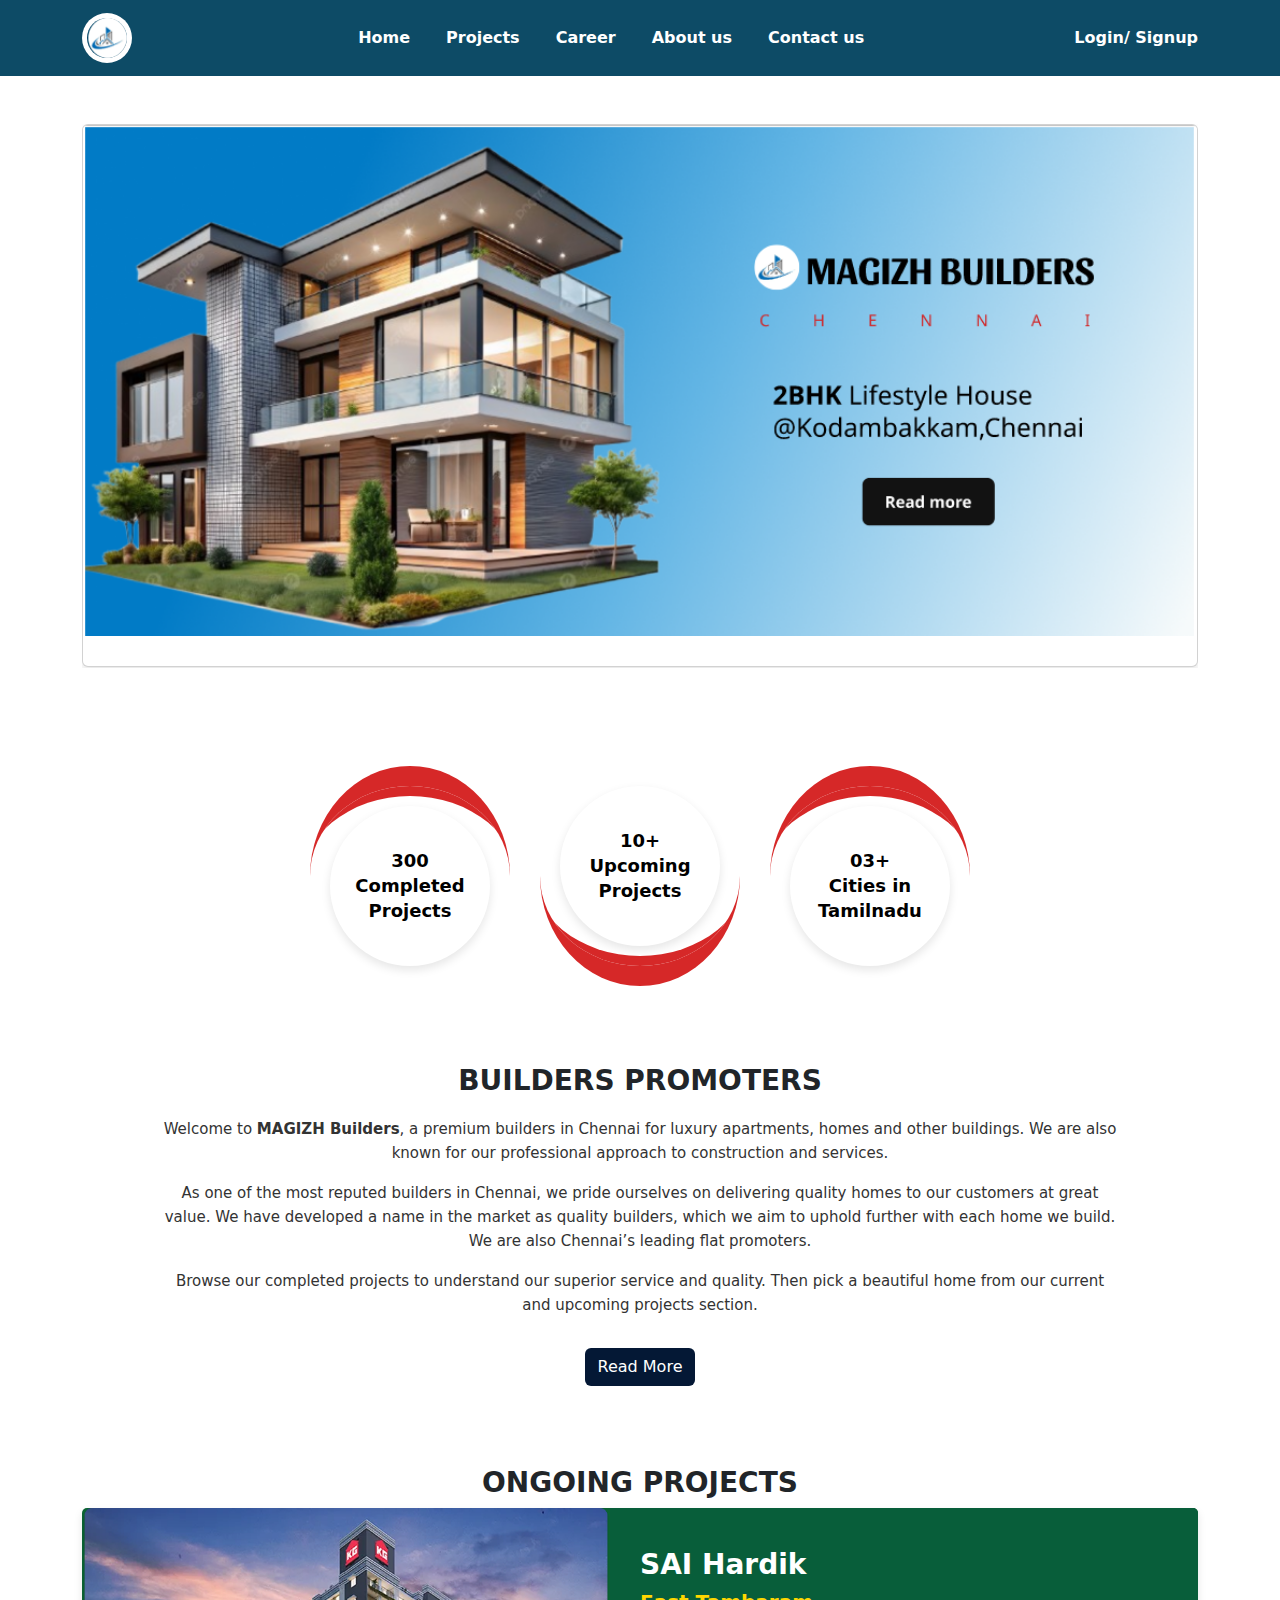
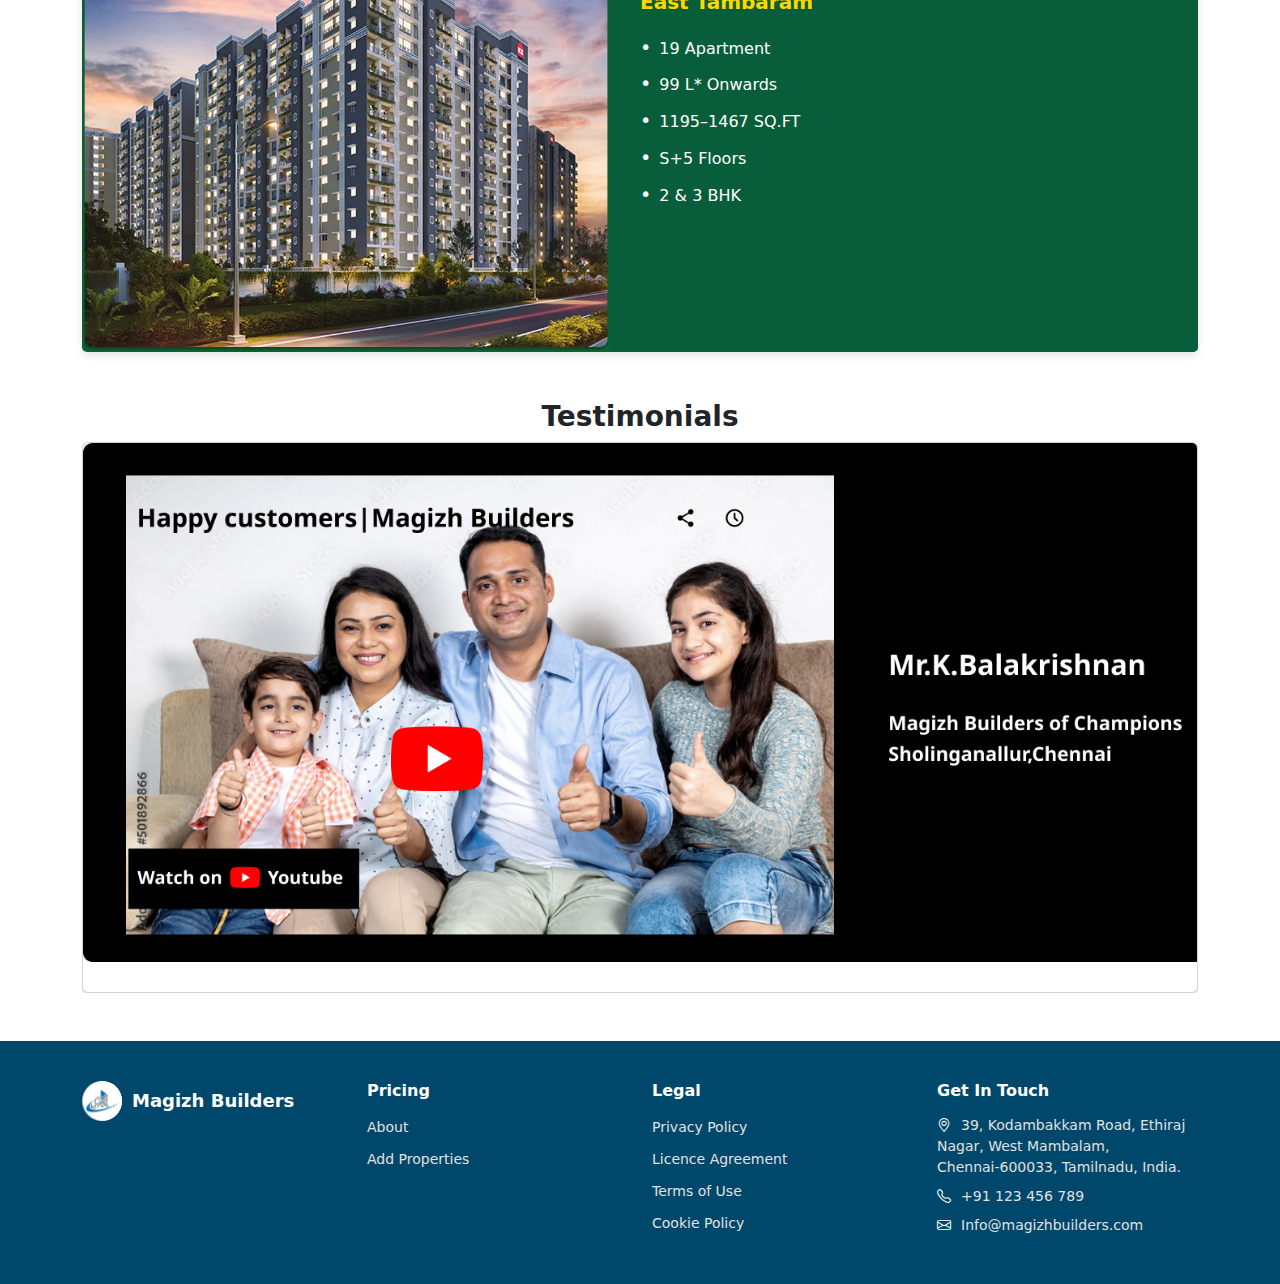
<file: index.html>
<!DOCTYPE html>
<html lang="en">
  <head>
    <meta charset="UTF-8">
    <meta name="viewport" content="width=device-width, initial-scale=1.0">
    <title>About Us - Construction Company</title>
    <link rel="stylesheet" href="index.css">
    <link href="https://cdn.jsdelivr.net/npm/bootstrap@5.3.2/dist/css/bootstrap.min.css" rel="stylesheet">
    <link rel="preconnect" href="https://fonts.googleapis.com">
    <link rel="preconnect" href="https://fonts.gstatic.com" crossorigin>
    <link href="https://fonts.googleapis.com/css2?family=Inter:ital,opsz,wght@0,14..32,100..900;1,14..32,100..900&display=swap"
        rel="stylesheet">
    <!-- Bootstrap CSS -->
    <link href="https://cdn.jsdelivr.net/npm/bootstrap@5.3.0/dist/css/bootstrap.min.css" rel="stylesheet">
    <link href="https://cdn.jsdelivr.net/npm/bootstrap-icons@1.11.3/font/bootstrap-icons.css" rel="stylesheet">
    
   <!-- Bootstrap CSS -->
  <link href="https://cdn.jsdelivr.net/npm/bootstrap@5.3.3/dist/css/bootstrap.min.css" rel="stylesheet">

  <!-- Swiper CSS -->
  <link rel="stylesheet" href="https://cdn.jsdelivr.net/npm/swiper@11/swiper-bundle.min.css" />

</head>

<body>
    <!-- Navbar -->
    <nav class="navbar navbar-expand-lg">
        <div class="container">
            <a class="navbar-brand" href="#">
                <img src="Buildingimages/homeimages/home1.jpg" alt="Logo">
            </a>
            <button class="navbar-toggler bg-light" type="button" data-bs-toggle="collapse" data-bs-target="#navbarNav">
                <span class="navbar-toggler-icon"></span>
            </button>

            <div class="collapse navbar-collapse justify-content-center" id="navbarNav">
                <ul class="navbar-nav">
                    <li class="nav-item"><a class="nav-link active" href="index.html">Home</a></li>
                    <li class="nav-item"><a class="nav-link" href="project.html">Projects</a></li>
                    <li class="nav-item"><a class="nav-link" href="career.html">Career</a></li>
                    <li class="nav-item"><a class="nav-link" href="about.html">About us</a></li>
                    <li class="nav-item"><a class="nav-link" href="contact.html">Contact us</a></li>
                </ul>
            </div>

            <div class=" d-lg-block">
                <a href="login.html" class="login-signup">Login/ </a> <a href="signup.html"class="login-signup">Signup</a>
            </div>
        </div>
    </nav>
 <!-- Project Slider -->
  <section class="container my-5">
    <div class="swiper mySwiper">
      <div class="swiper-wrapper">

        <!-- Slide 1 -->
        <div class="swiper-slide">
          <div class="card project-card">
            <img src="Buildingimages\homeimages\home2.jpg" 
                 class="project-img" alt="Muttukadu ECR">
            <div class="project-info d-flex justify-content-between align-items-center">
            </div>
          </div>
        </div>

        <!-- Slide 2 -->
        <div class="swiper-slide">
          <div class="card project-card">
            <img src="Buildingimages\homeimages\home3.jpg" 
                 class="project-img" alt="ECR Villas">
            <div class="project-info d-flex justify-content-between align-items-center">
            </div>
          </div>
        </div>

      </div>
    </div>
  </section>
  <section class="stats-section">
    <div class="container">
      <div class="circle-wrapper">
        <div class="circle-border">
          <div class="circle">
            <div>300<br>Completed<br>Projects</div>
          </div>
        </div>

        <div class="circle-border middle">
          <div class="circle">
            <div>10+<br>Upcoming<br>Projects</div>
          </div>
        </div>

        <div class="circle-border">
          <div class="circle">
            <div>03+<br>Cities in<br>Tamilnadu</div>
          </div>
        </div>
      </div>

      <div class="builders-section mt-5">
        <h3>BUILDERS PROMOTERS</h3>
        <p>
          Welcome to <strong>MAGIZH Builders</strong>, a premium builders in Chennai for luxury apartments,
          homes and other buildings. We are also known for our professional approach to construction and services.
        </p>
        <p>
          As one of the most reputed builders in Chennai, we pride ourselves on delivering quality homes to our customers at great value.
          We have developed a name in the market as quality builders, which we aim to uphold further with each home we build.
          We are also Chennai’s leading flat promoters.
        </p>
        <p>
          Browse our completed projects to understand our superior service and quality.
          Then pick a beautiful home from our current and upcoming projects section.
        </p>
        <button class="btn btn-read">Read More</button>
      </div>
    </div>
  </section>
  <!-- Ongoing Projects Section -->
  <section id="projects" class="container">
    <h3 class="text-center fw-bold">ONGOING PROJECTS</h3>
    <div class="project-card">
      <div class="project-image">
        <img src="Buildingimages/homeimages/home4.jpg" alt="Project Image">
      </div>
      <div class="project-details">
        <h3>SAI Hardik</h3>
        <h5>East Tambaram</h5>
        <ul>
          <li>19 Apartment</li>
          <li>99 L* Onwards</li>
          <li>1195–1467 SQ.FT</li>
          <li>S+5 Floors</li>
          <li>2 & 3 BHK</li>
        </ul>
      </div>
    </div>
    </section>

    <!-- Project Slider -->
  <section class="container my-5">
    <h3 class="text-center fw-bold">Testimonials</h3>
    <div class="swiper mySwiper">
      <div class="swiper-wrapper">

        <!-- Slide 1 -->
        <div class="swiper-slide">
          <div class="card project-card">
            <img src="Buildingimages\homeimages\home5.jpg" 
                 class="project-img" alt="Muttukadu ECR">
            <div class="project-info d-flex justify-content-between align-items-center">
            </div>
          </div>
        </div>

        <!-- Slide 2 -->
        <div class="swiper-slide">
          <div class="card project-card">
            <img src="Buildingimages\homeimages\home6.jpg" 
                 class="project-img" alt="ECR Villas">
            <div class="project-info d-flex justify-content-between align-items-center">
            </div>
          </div>
        </div>

      </div>
    </div>
  </section>
    
 <!-- Footer -->
  <footer>
    <div class="container">
      <div class="row">
        <!-- Logo and Name -->
        <div class="col-md-3">
          <div class="footer-logo">
            <img src="Buildingimages/homeimages/home1.jpg" alt="Logo">
            <h4>Magizh Builders</h4>
          </div>
        </div>

        <!-- Pricing -->
        <div class="col-md-3">
          <h5>Pricing</h5>
          <ul>
            <li><a href="#">About</a></li>
            <li><a href="#">Add Properties</a></li>
          </ul>
        </div>

        <!-- Legal -->
        <div class="col-md-3">
          <h5>Legal</h5>
          <ul>
            <li><a href="#">Privacy Policy</a></li>
            <li><a href="#">Licence Agreement</a></li>
            <li><a href="#">Terms of Use</a></li>
            <li><a href="#">Cookie Policy</a></li>
          </ul>
        </div>

        <!-- Contact Info -->
        <div class="col-md-3">
          <h5>Get In Touch</h5>
          <div class="contact-logo">
            <p><i class="bi bi-geo-alt"></i>39, Kodambakkam Road, Ethiraj Nagar, West Mambalam,<br>Chennai-600033, Tamilnadu, India.</p>
            <p><i class="bi bi-telephone"></i>+91 123 456 789</p>
            <p><i class="bi bi-envelope"></i>Info@magizhbuilders.com</p>
          </div>
        </div>
      </div>
    </div>
  </footer>
  <!-- Bootstrap JS -->
  <script src="https://cdn.jsdelivr.net/npm/bootstrap@5.3.3/dist/js/bootstrap.bundle.min.js"></script>

  <!-- Swiper JS -->
  <script src="https://cdn.jsdelivr.net/npm/swiper@11/swiper-bundle.min.js"></script>

  <script>
    // Initialize Swiper
    var swiper = new Swiper(".mySwiper", {
      slidesPerView: 1,
      spaceBetween: 30,
      loop: true,
      pagination: {
        el: ".swiper-pagination",
        clickable: true,
      },
      grabCursor: true,  // Enables click & drag on desktop
      autoplay: {
        delay: 4000,
        disableOnInteraction: false,
      },
    });
  </script>
</body>
</html>
</file>
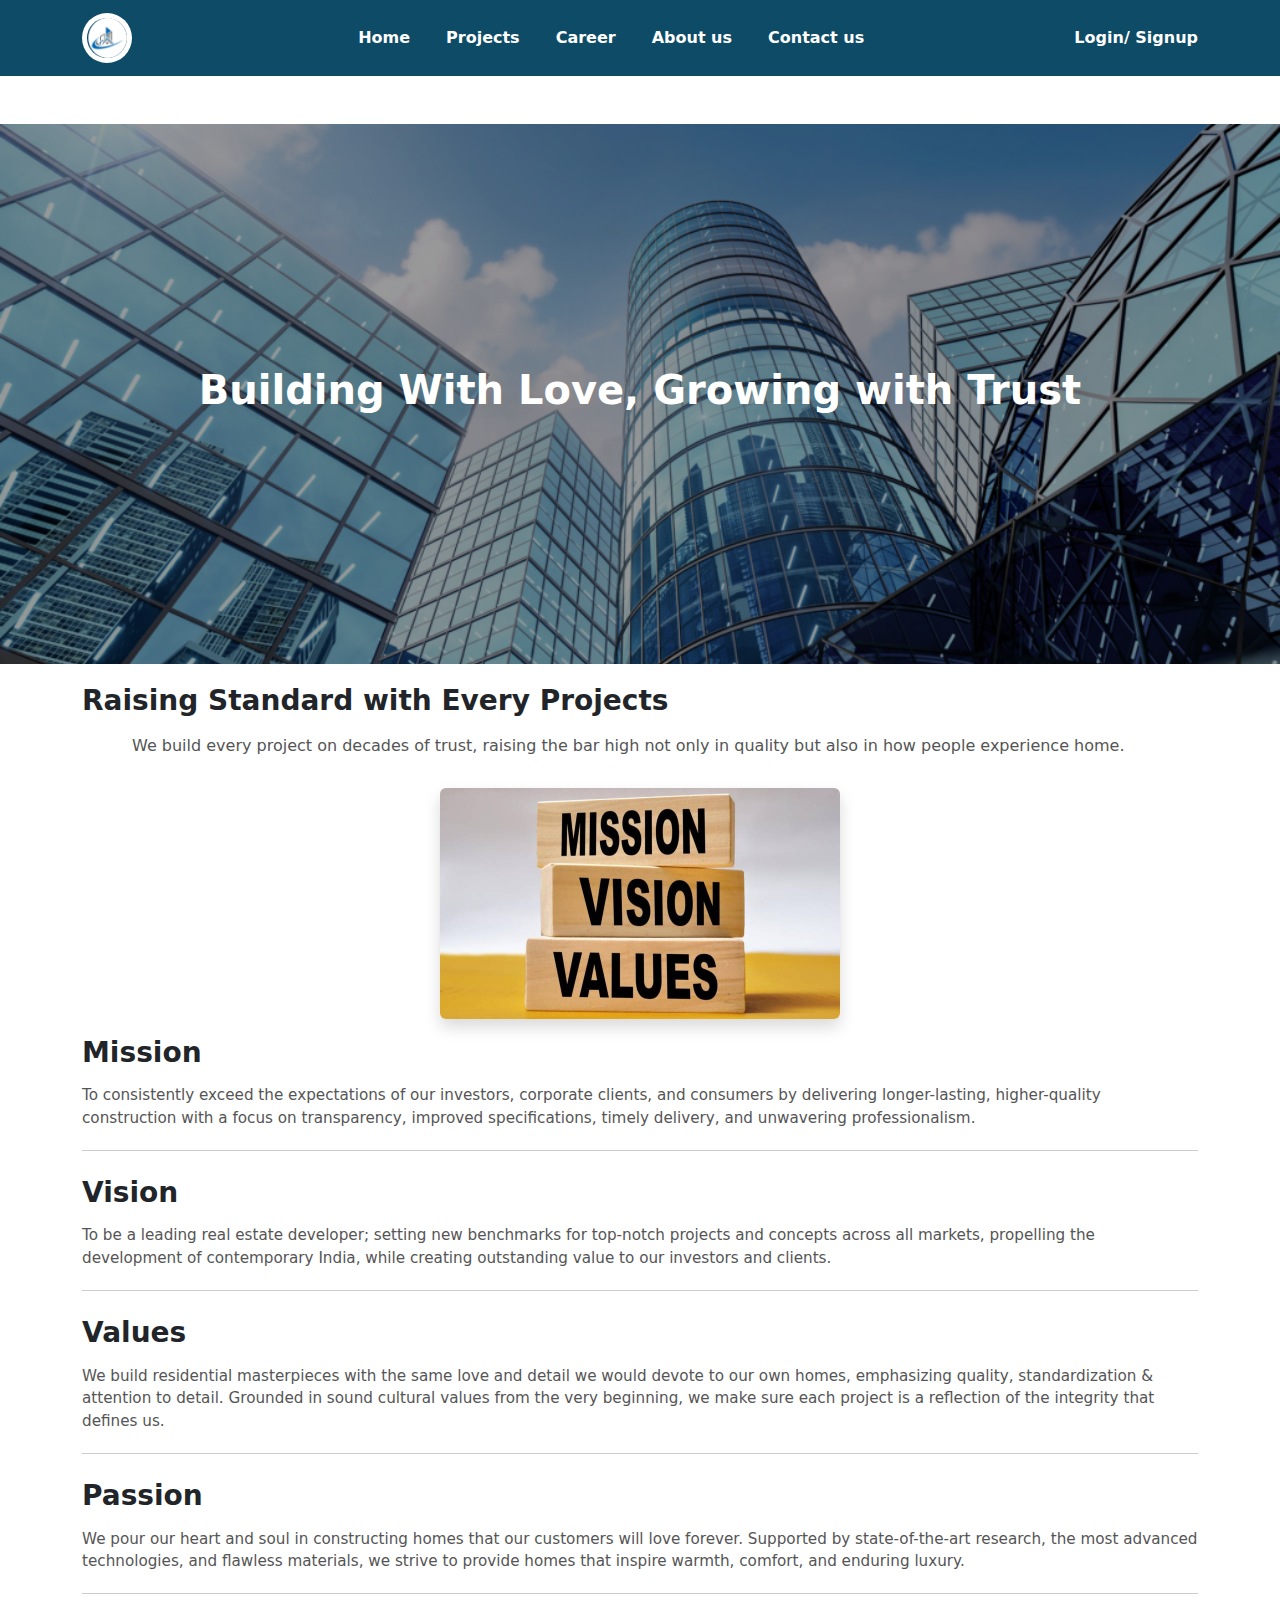
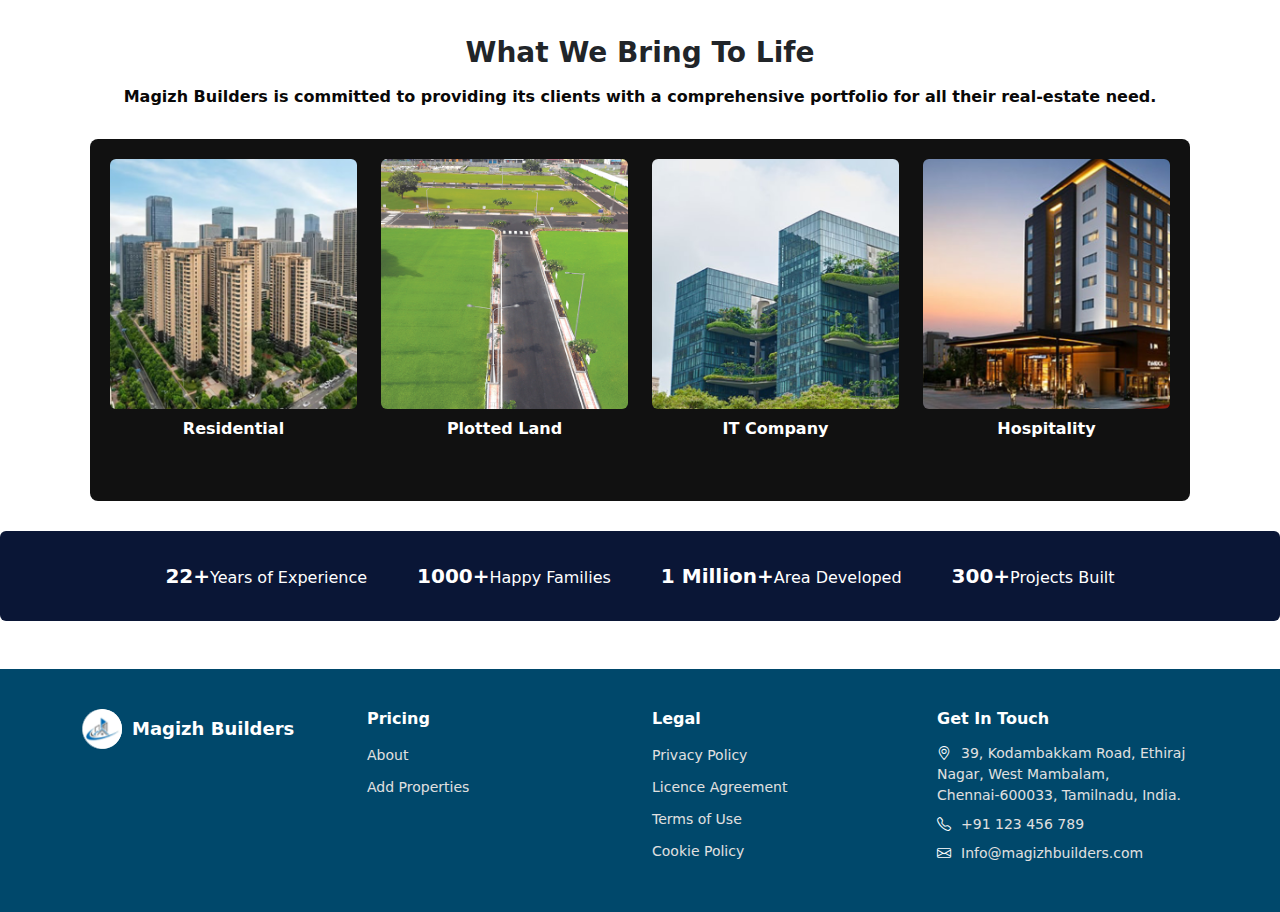
<file: about.html>
<!DOCTYPE html>
<html lang="en">

<head>
    <meta charset="UTF-8">
    <meta name="viewport" content="width=device-width, initial-scale=1.0">
    <title>About Us - Construction Company</title>
    <link rel="stylesheet" href="about.css">
    <link href="https://cdn.jsdelivr.net/npm/bootstrap@5.3.2/dist/css/bootstrap.min.css" rel="stylesheet">
    <link rel="preconnect" href="https://fonts.googleapis.com">
    <link rel="preconnect" href="https://fonts.gstatic.com" crossorigin>
    <link
        href="https://fonts.googleapis.com/css2?family=Inter:ital,opsz,wght@0,14..32,100..900;1,14..32,100..900&display=swap"
        rel="stylesheet">
    <!-- Bootstrap CSS -->
    <link href="https://cdn.jsdelivr.net/npm/bootstrap@5.3.0/dist/css/bootstrap.min.css" rel="stylesheet">
     <link href="https://cdn.jsdelivr.net/npm/bootstrap-icons@1.11.3/font/bootstrap-icons.css" rel="stylesheet">
    
    <!-- Font Awesome for Icons -->
    <link href="https://cdnjs.cloudflare.com/ajax/libs/font-awesome/6.4.0/css/all.min.css" rel="stylesheet">
</head>

<body>
    <!-- Navbar -->
    <nav class="navbar navbar-expand-lg">
        <div class="container">
            <a class="navbar-brand" href="#">
                <img src="Buildingimages/homeimages/home1.jpg" alt="Logo">
            </a>
            <button class="navbar-toggler bg-light" type="button" data-bs-toggle="collapse" data-bs-target="#navbarNav">
                <span class="navbar-toggler-icon"></span>
            </button>

            <div class="collapse navbar-collapse justify-content-center" id="navbarNav">
                <ul class="navbar-nav">
                    <li class="nav-item"><a class="nav-link" href="index.html">Home</a></li>
                    <li class="nav-item"><a class="nav-link" href="project.html">Projects</a></li>
                    <li class="nav-item"><a class="nav-link" href="career.html">Career</a></li>
                    <li class="nav-item"><a class="nav-link active" href="about.html">About us</a></li>
                    <li class="nav-item"><a class="nav-link" href="contact.html">Contact us</a></li>
                </ul>
            </div>

            <div class=" d-lg-block">
                <a href="login.html" class="login-signup">Login/ </a> <a href="signup.html"class="login-signup">Signup</a>
            </div>
        </div>
    </nav>

    <!-- Hero Section -->
    <section class="hero mt-5">
        <div class="hero-content">
            <h1>Building With Love, Growing with Trust</h1>
        </div>
    </section>
    <!-- Mission Section -->
    <section class="mission-section container">
        <!-- Heading and paragraph in one single line -->
        <div class="text-nowrap text-start mb-0" style="white-space: nowrap; overflow-x: auto;">
            <h3 class=" me-2 mb-0 fw-bold">Raising Standard with Every Projects</h3>
            <p class="mb-0 mt-3">We build every project on decades of trust, raising the bar high not only in quality
                but also in how people experience home.
            </p>
        </div>

        <div class="text-center">
            <img src="Buildingimages/aboutimages/about2.jpg" alt="Mission Vision Values"
                class="img-fluid shadow rounded">
        </div>
        </section>
        
            <!-- Mission, Vision, Values, Passion Section -->
    <section class="content-section container">
        <div>
            <h3 class="section-title" style="text-align: left;">Mission</h3>
            <p>To consistently exceed the expectations of our investors, corporate clients, and consumers by delivering
                longer-lasting, higher-quality construction with a focus on transparency, improved specifications,
                timely delivery, and unwavering professionalism.</p>
            <div class="divider"></div>
        </div>

        <div>
            <h3 class="section-title" style="text-align: left;">Vision</h3>
            <p>To be a leading real estate developer; setting new benchmarks for top-notch projects and concepts across
                all markets, propelling the development of contemporary India, while creating outstanding value to our
                investors and clients.</p>
            <div class="divider"></div>
        </div>

        <div>
            <h3 class="section-title" style="text-align: left;">Values</h3>
            <p>We build residential masterpieces with the same love and detail we would devote to our own homes,
                emphasizing quality, standardization & attention to detail. Grounded in sound cultural values from the
                very beginning, we make sure each project is a reflection of the integrity that defines us.</p>
            <div class="divider"></div>
        </div>

        <div>
            <h3 class="section-title" style="text-align: left;">Passion</h3>
            <p>We pour our heart and soul in constructing homes that our customers will love forever. Supported by
                state-of-the-art research, the most advanced technologies, and flawless materials, we strive to provide
                homes that inspire warmth, comfort, and enduring luxury.</p>
            <div class="divider"></div>
        </div>

    </section>

    <!-- Section Title -->
  <div class="container">
    <h3 class="section-title">What We Bring To Life</h3>
    <p class="subtitle"><strong>
      Magizh Builders is committed to providing its clients with a comprehensive portfolio for all their real-estate need.</strong>
    </p>

    <!-- Portfolio Section -->
    <div class="portfolio-section">
      <div class="row g-4">
        <div class="col-md-3 col-sm-6">
          <div class="portfolio-item">
            <img src="Buildingimages/aboutimages/about3.jpg" alt="Residential">
          <p class="mt-2" style="color: white;">Residential</p>
          </div>
        </div>
        <div class="col-md-3 col-sm-6">
          <div class="portfolio-item">
            <img src="Buildingimages/aboutimages/about4.jpg" alt="Plotted Land">
            <p class="mt-2" style="color: white;">Plotted Land</p>
          </div>
        </div>
        <div class="col-md-3 col-sm-6">
          <div class="portfolio-item">
            <img src="Buildingimages/aboutimages/about5.jpg" alt="IT Company">
            <p class="mt-2" style="color: white;">IT Company</p>
          </div>
        </div>
        <div class="col-md-3 col-sm-6">
          <div class="portfolio-item">
            <img src="Buildingimages/aboutimages/about6.jpg" alt="Hospitality">
            <p class="mt-2" style="color: white;">Hospitality</p>
          </div>
        </div>
      </div>
    </div>
</div>

    <!-- Stats Bar -->
    <div class="stats-bar mb-5">
      <div><span>22+</span>Years of Experience</div>
      <div><span>1000+</span>Happy Families</div>
      <div><span>1 Million+</span>Area Developed</div>
      <div><span>300+</span>Projects Built</div>
    </div>
  </div>
  
  <!-- Footer -->
  <footer>
    <div class="container">
      <div class="row">
        <!-- Logo and Name -->
        <div class="col-md-3">
          <div class="footer-logo">
            <img src="Buildingimages/homeimages/home1.jpg" alt="Logo">
            <h4>Magizh Builders</h4>
          </div>
        </div>

        <!-- Pricing -->
        <div class="col-md-3">
          <h5>Pricing</h5>
          <ul>
            <li><a href="#">About</a></li>
            <li><a href="#">Add Properties</a></li>
          </ul>
        </div>

        <!-- Legal -->
        <div class="col-md-3">
          <h5>Legal</h5>
          <ul>
            <li><a href="#">Privacy Policy</a></li>
            <li><a href="#">Licence Agreement</a></li>
            <li><a href="#">Terms of Use</a></li>
            <li><a href="#">Cookie Policy</a></li>
          </ul>
        </div>

        <!-- Contact Info -->
        <div class="col-md-3">
          <h5>Get In Touch</h5>
          <div class="contact-logo">
            <p><i class="bi bi-geo-alt"></i>39, Kodambakkam Road, Ethiraj Nagar, West Mambalam,<br>Chennai-600033, Tamilnadu, India.</p>
            <p><i class="bi bi-telephone"></i>+91 123 456 789</p>
            <p><i class="bi bi-envelope"></i>Info@magizhbuilders.com</p>
          </div>
        </div>
      </div>
    </div>
  </footer>

  <!-- Bootstrap JS -->
    <script src="https://cdn.jsdelivr.net/npm/bootstrap@5.3.2/dist/js/bootstrap.bundle.min.js"></script>
</body>

</html>
</file>
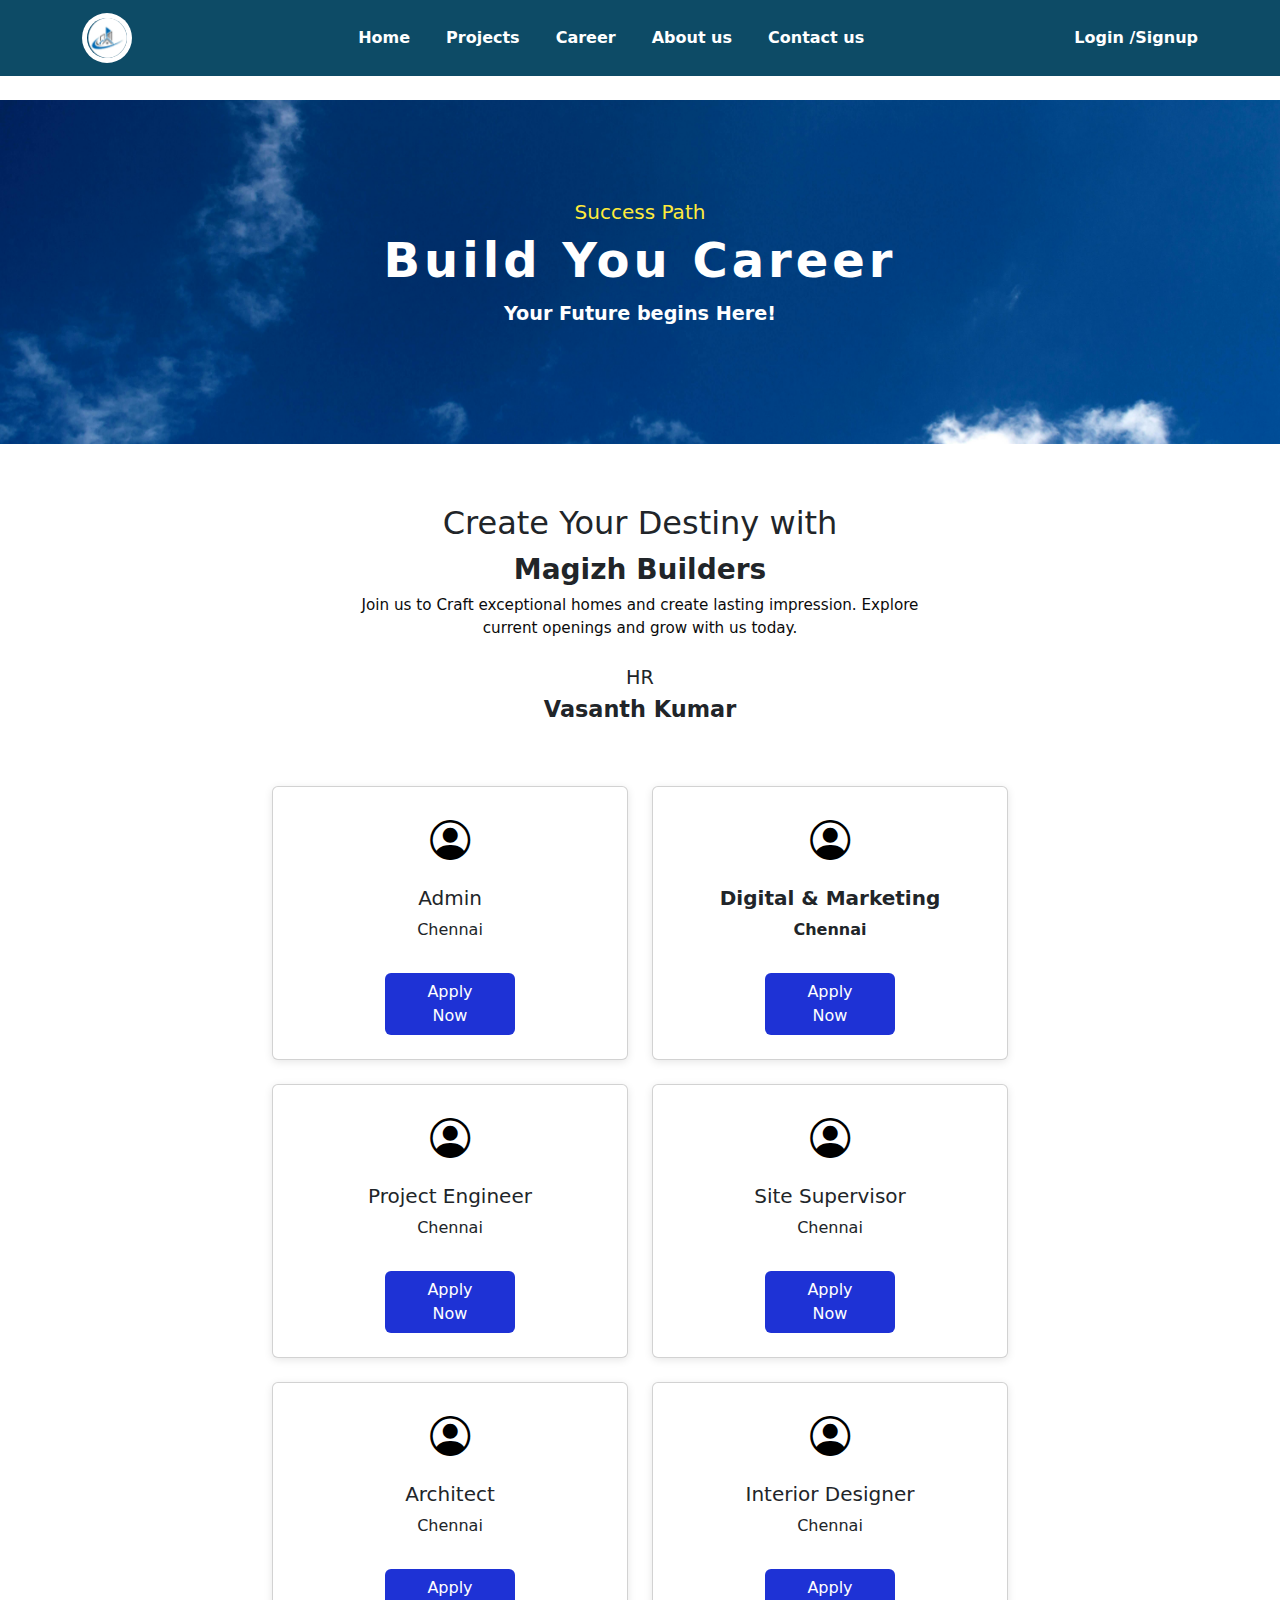
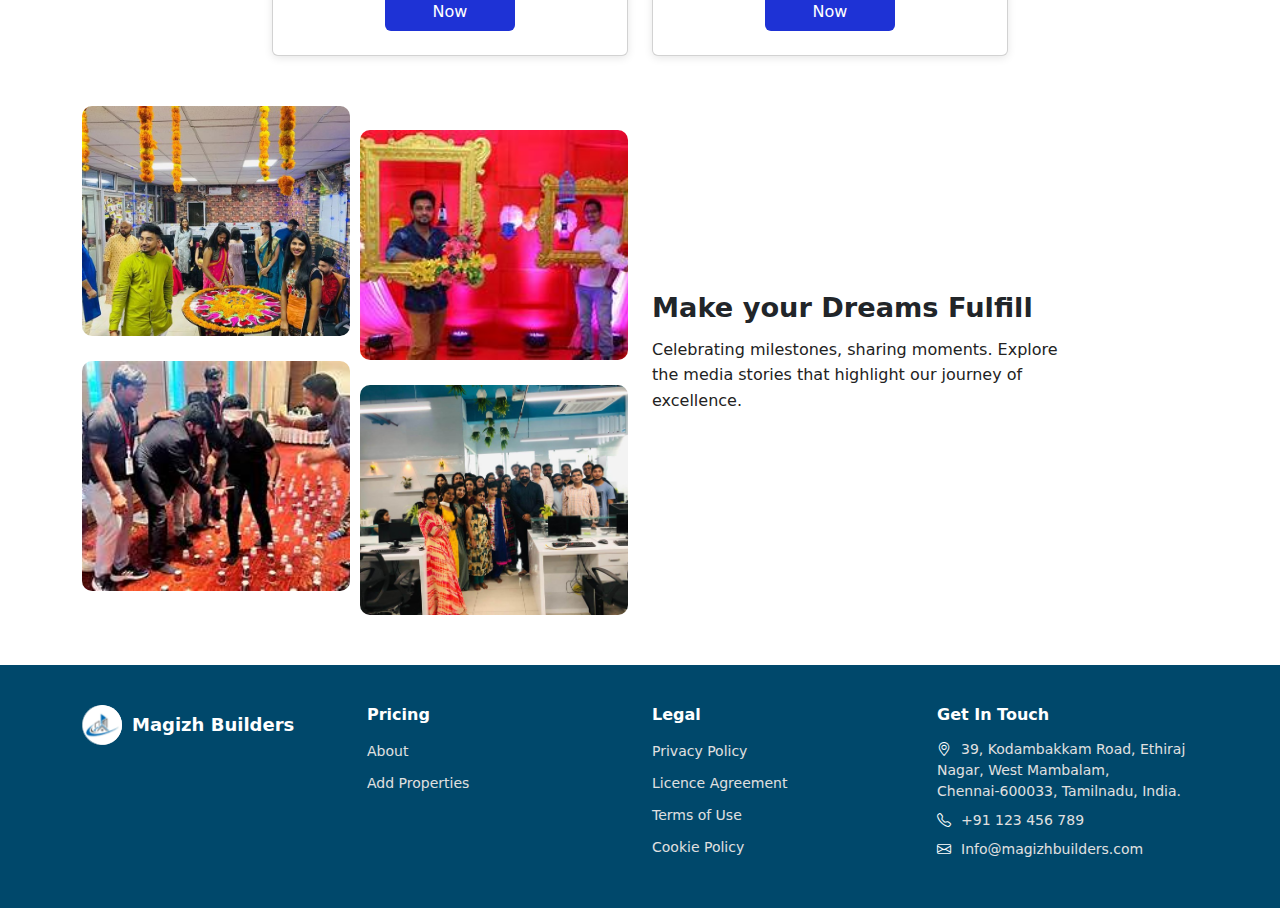
<file: career.html>
<!DOCTYPE html>
<html lang="en">

<head>
  <meta charset="UTF-8">
  <meta name="viewport" content="width=device-width, initial-scale=1.0">
  <title>Career - Magizh Builders</title>
  <link rel="stylesheet" href="career.css">
  <link href="https://cdn.jsdelivr.net/npm/bootstrap@5.3.3/dist/css/bootstrap.min.css" rel="stylesheet">
  <link rel="preconnect" href="https://fonts.googleapis.com">
  <link rel="preconnect" href="https://fonts.gstatic.com" crossorigin>
  <link
    href="https://fonts.googleapis.com/css2?family=Inter:ital,opsz,wght@0,14..32,100..900;1,14..32,100..900&display=swap"
    rel="stylesheet">
  <!-- Bootstrap CSS -->
  <link href="https://cdn.jsdelivr.net/npm/bootstrap-icons@1.11.3/font/bootstrap-icons.css" rel="stylesheet">
  <link href="https://cdn.jsdelivr.net/npm/bootstrap@5.3.0/dist/css/bootstrap.min.css" rel="stylesheet">
</head>

<body>
  <!-- Navbar -->
  <nav class="navbar navbar-expand-lg mb-4">
    <div class="container">
      <a class="navbar-brand" href="#">
        <img src="Buildingimages/homeimages/home1.jpg" alt="Logo">
      </a>
      <button class="navbar-toggler bg-light" type="button" data-bs-toggle="collapse" data-bs-target="#navbarNav">
        <span class="navbar-toggler-icon"></span>
      </button>

      <div class="collapse navbar-collapse justify-content-center" id="navbarNav">
        <ul class="navbar-nav">
          <li class="nav-item"><a class="nav-link" href="index.html">Home</a></li>
          <li class="nav-item"><a class="nav-link" href="project.html">Projects</a></li>
          <li class="nav-item"><a class="nav-link active" href="career.html">Career</a></li>
          <li class="nav-item"><a class="nav-link" href="about.html">About us</a></li>
          <li class="nav-item"><a class="nav-link" href="contact.html">Contact us</a></li>
        </ul>
      </div>

      <div class="d-lg-block">
        <a href="login.html" class="login-signup">Login /</a><a href="signup.html" class="login-signup">Signup</a>
      </div>
    </div>
  </nav>

  <!-- Hero Section -->
  <section class="hero">
    <h5>Success Path</h5>
    <h1>Build You Career</h1>
    <p>Your Future begins Here!</p>
  </section>

  <!-- Career Section -->
  <section class="career-content">
    <h2>Create Your Destiny with</h2>
    <h3>Magizh Builders</h3>
    <p>Join us to Craft exceptional homes and create lasting impression. Explore current openings and grow with us
      today.</p>
    <div class="hr mt-4">HR</div>
    <div class="name">Vasanth Kumar</div>
  </section>

  <!-- Job Cards Section -->
  <div class="container">
    <!-- Row 1 -->
    <div class="row justify-content-center g-4 mb-4">
      <div class="col-md-4">
        <div class="card text-center job-card p-4">
          <div class="icon"><i class="bi bi-person-circle"></i></div>
          <h5>Admin</h5>
          <p>Chennai</p>
          <div class="text-center">
            <button class="btn apply-btn px-4">Apply Now</button>
          </div>
        </div>
      </div>
      <div class="col-md-4">
        <div class="card text-center job-card p-4">
          <div class="icon"><i class="bi bi-person-circle"></i></div>
          <h5><strong>Digital & Marketing</strong></h5>
          <p><strong>Chennai</strong></p>
          <div class="text-center">
            <button class="btn apply-btn px-4">Apply Now</button>
          </div>
        </div>
      </div>
    </div>

    <!-- Row 2 -->
    <div class="row justify-content-center g-4 mb-4">
      <div class="col-md-4">
        <div class="card text-center job-card p-4">
          <div class="icon"><i class="bi bi-person-circle"></i></div>
          <h5>Project Engineer</h5>
          <p>Chennai</p>
          <div class="text-center">
            <button class="btn apply-btn px-4">Apply Now</button>
          </div>
        </div>
      </div>
      <div class="col-md-4">
        <div class="card text-center job-card p-4">
          <div class="icon"><i class="bi bi-person-circle"></i></div>
          <h5>Site Supervisor</h5>
          <p>Chennai</p>
          <div class="text-center">
            <button class="btn apply-btn px-4">Apply Now</button>
          </div>
        </div>
      </div>
    </div>

    <!-- Row 3 -->
    <div class="row justify-content-center g-4">
      <div class="col-md-4">
        <div class="card text-center job-card p-4">
          <div class="icon"><i class="bi bi-person-circle"></i></div>
          <h5>Architect</h5>
          <p>Chennai</p>
          <div class="text-center">
  <button class="btn apply-btn px-4">Apply Now</button>
</div>
        </div>
      </div>
      <div class="col-md-4">
        <div class="card text-center job-card p-4">
          <div class="icon"><i class="bi bi-person-circle"></i></div>
          <h5>Interior Designer</h5>
          <p>Chennai</p>
          <div class="text-center">
            <button class="btn apply-btn px-4">Apply Now</button>
          </div>
        </div>
      </div>
    </div>
  </div>
  <section class="dreams-section container">
    <div class="row align-items-center">
      <!-- Image grid -->
      <div class="col-md-6">
        <div class="image-grid">
          <img src="Buildingimages/careerimages/career2.jpg" alt="Celebration 1">
          <img src="Buildingimages/careerimages/career3.jpg" alt="Celebration 2">
          <img src="Buildingimages/careerimages/career5.jpg" alt="Celebration 3">
          <img src="Buildingimages/careerimages/career4.jpg" alt="Celebration 4">
        </div>
      </div>

      <!-- Text -->
      <div class="col-md-6 dreams-text">
        <h4><strong>Make your Dreams Fulfill</strong></h4>
        <p>Celebrating milestones, sharing moments. Explore the media stories that highlight our journey of excellence.
        </p>
      </div>
    </div>
  </section>
  <!-- Footer -->
  <footer>
    <div class="container">
      <div class="row">
        <!-- Logo and Name -->
        <div class="col-md-3">
          <div class="footer-logo">
            <img src="Buildingimages/homeimages/home1.jpg" alt="Logo">
            <h4>Magizh Builders</h4>
          </div>
        </div>

        <!-- Pricing -->
        <div class="col-md-3">
          <h5>Pricing</h5>
          <ul>
            <li><a href="#">About</a></li>
            <li><a href="#">Add Properties</a></li>
          </ul>
        </div>

        <!-- Legal -->
        <div class="col-md-3">
          <h5>Legal</h5>
          <ul>
            <li><a href="#">Privacy Policy</a></li>
            <li><a href="#">Licence Agreement</a></li>
            <li><a href="#">Terms of Use</a></li>
            <li><a href="#">Cookie Policy</a></li>
          </ul>
        </div>

        <!-- Contact Info -->
        <div class="col-md-3">
          <h5>Get In Touch</h5>
          <div class="contact-info">
            <p><i class="bi bi-geo-alt"></i>39, Kodambakkam Road, Ethiraj Nagar, West Mambalam,<br>Chennai-600033,
              Tamilnadu, India.</p>
            <p><i class="bi bi-telephone"></i>+91 123 456 789</p>
            <p><i class="bi bi-envelope"></i>Info@magizhbuilders.com</p>
          </div>
        </div>
      </div>
    </div>
  </footer>

  <!-- Bootstrap Icons & JS -->
  <link href="https://cdn.jsdelivr.net/npm/bootstrap-icons@1.11.3/font/bootstrap-icons.css" rel="stylesheet">
  <script src="https://cdn.jsdelivr.net/npm/bootstrap@5.3.3/dist/js/bootstrap.bundle.min.js"></script>

</body>

</html>
</file>
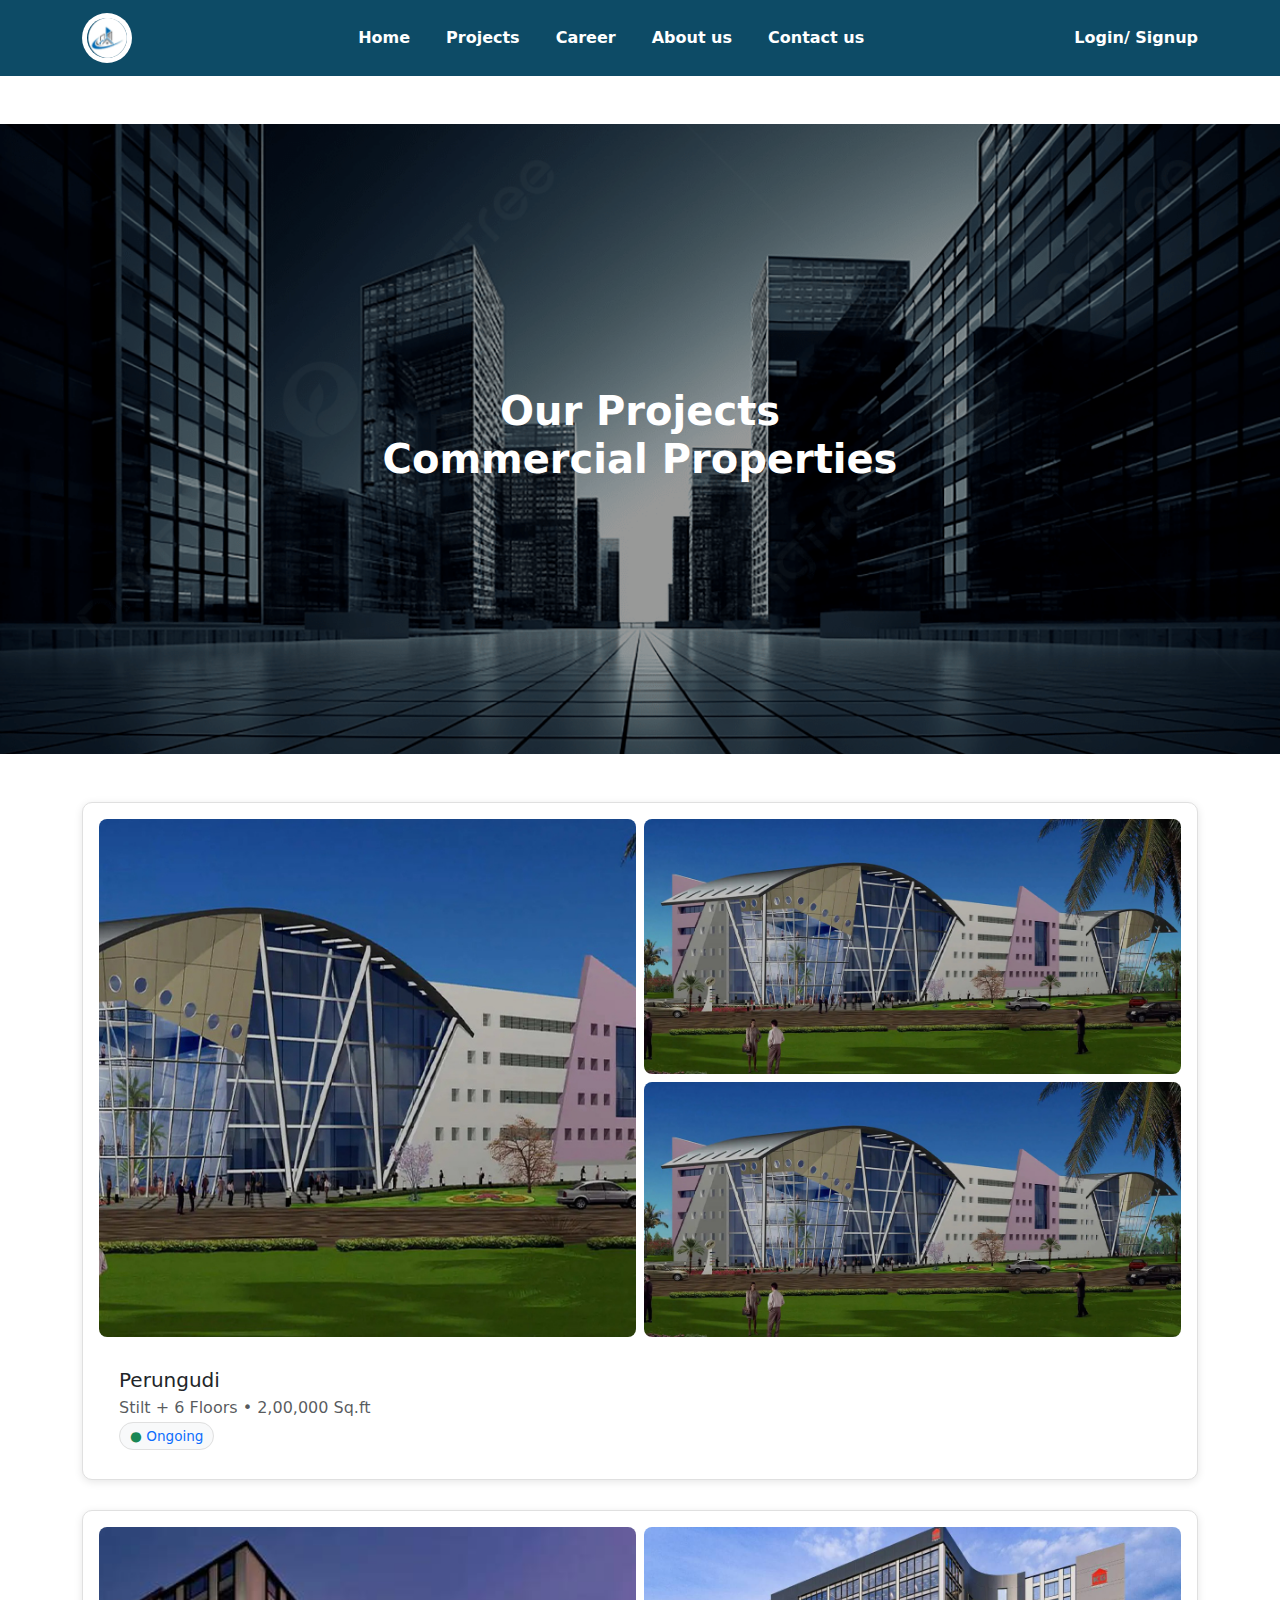
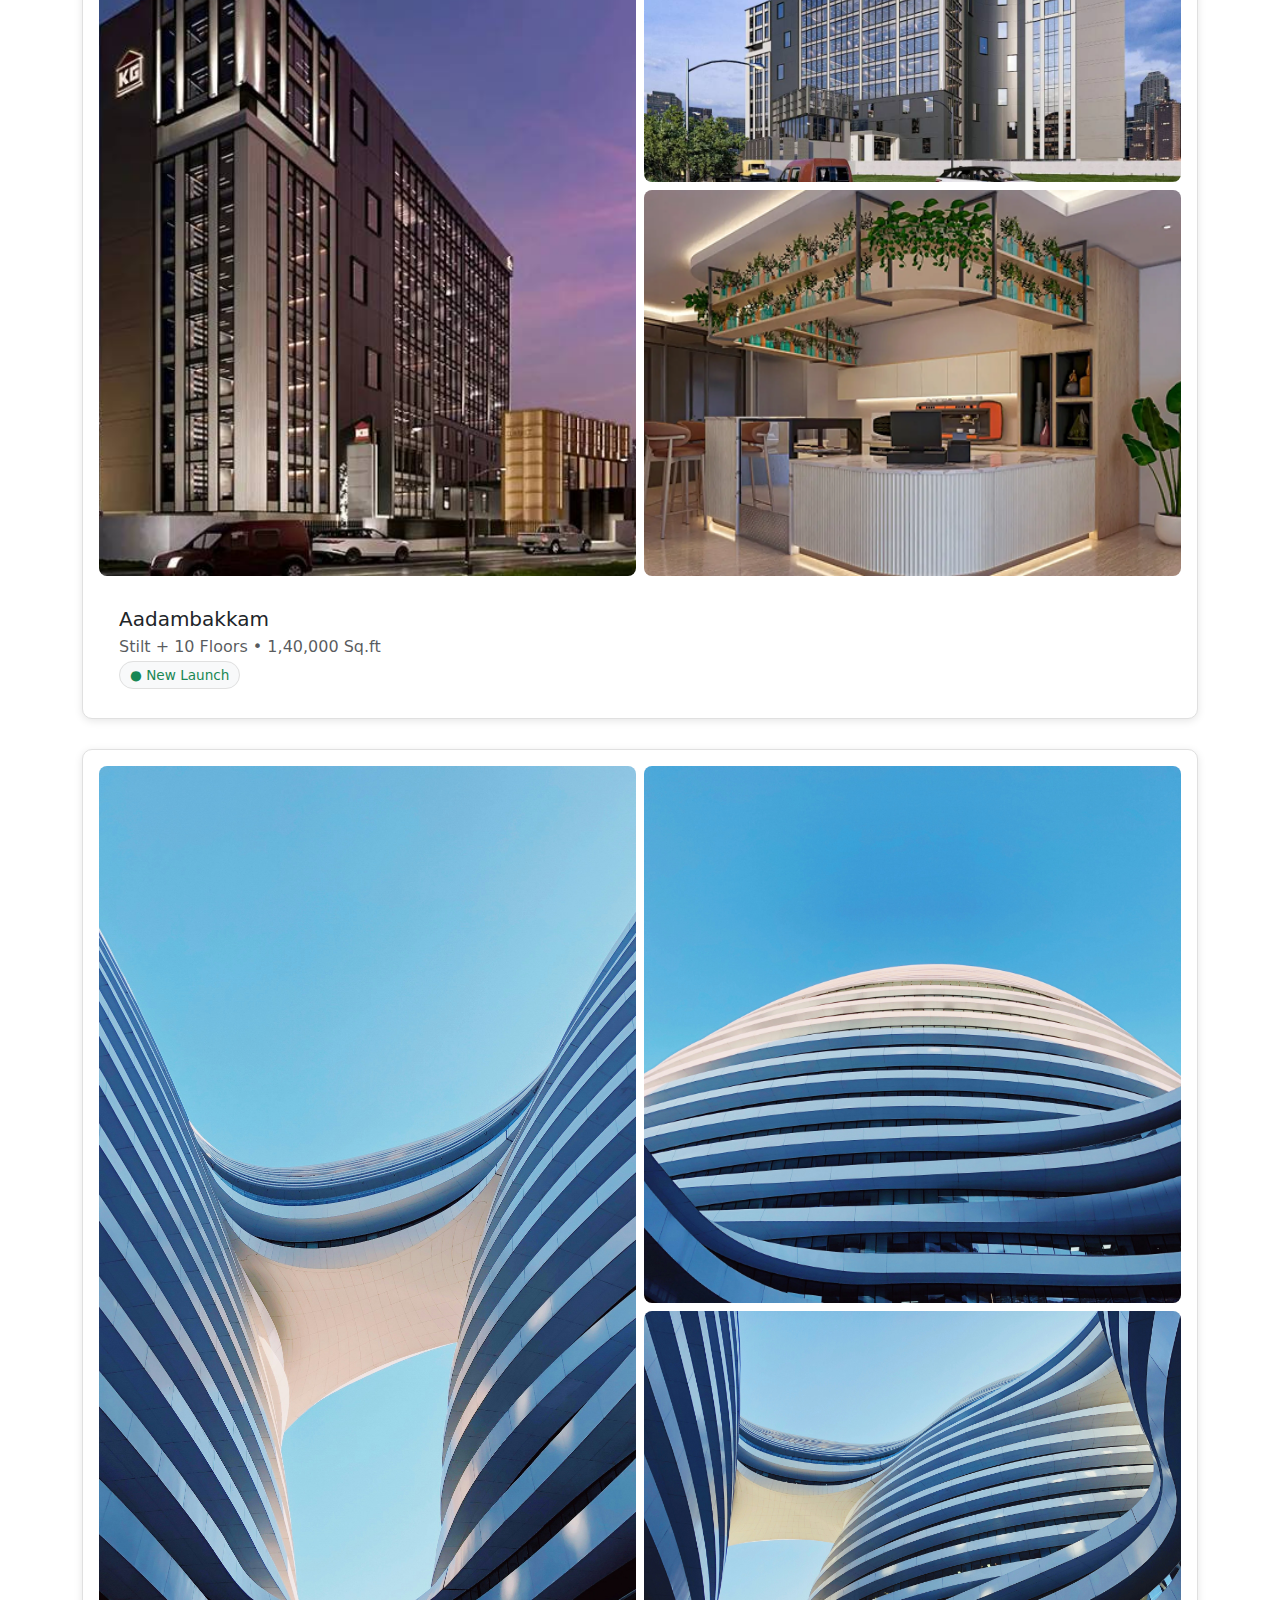
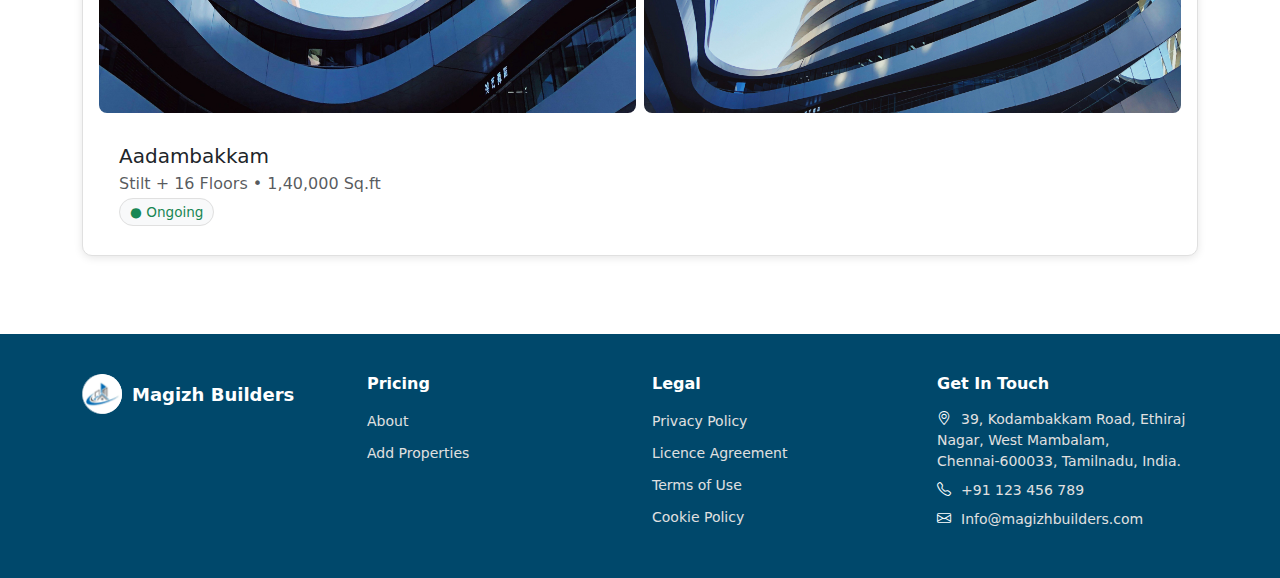
<file: commercial.html>
<!DOCTYPE html>
<html lang="en">

<head>
  <meta charset="UTF-8">
  <meta name="viewport" content="width=device-width, initial-scale=1.0">
  <title>About Us - Construction Company</title>
  <link rel="stylesheet" href="commercial.css">
  <link href="https://cdn.jsdelivr.net/npm/bootstrap@5.3.2/dist/css/bootstrap.min.css" rel="stylesheet">
  <link rel="preconnect" href="https://fonts.googleapis.com">
  <link rel="preconnect" href="https://fonts.gstatic.com" crossorigin>
  <link
    href="https://fonts.googleapis.com/css2?family=Inter:ital,opsz,wght@0,14..32,100..900;1,14..32,100..900&display=swap"
    rel="stylesheet">
  <!-- Bootstrap CSS -->
  <link href="https://cdn.jsdelivr.net/npm/bootstrap@5.3.0/dist/css/bootstrap.min.css" rel="stylesheet">
  <link href="https://cdn.jsdelivr.net/npm/bootstrap-icons@1.11.3/font/bootstrap-icons.css" rel="stylesheet">
</head>

<body>
  <!-- Navbar -->
  <nav class="navbar navbar-expand-lg">
    <div class="container">
      <a class="navbar-brand" href="#">
        <img src="Buildingimages/homeimages/home1.jpg" alt="Logo">
      </a>
      <button class="navbar-toggler bg-light" type="button" data-bs-toggle="collapse" data-bs-target="#navbarNav">
        <span class="navbar-toggler-icon"></span>
      </button>

      <div class="collapse navbar-collapse justify-content-center" id="navbarNav">
        <ul class="navbar-nav">
          <li class="nav-item"><a class="nav-link" href="index.html">Home</a></li>
          <li class="nav-item"><a class="nav-link" href="project.html">Projects</a></li>
          <li class="nav-item"><a class="nav-link" href="career.html">Career</a></li>
          <li class="nav-item"><a class="nav-link active" href="about.html">About us</a></li>
          <li class="nav-item"><a class="nav-link" href="contact.html">Contact us</a></li>
        </ul>
      </div>

      <div class=" d-lg-block">
        <a href="login.html" class="login-signup">Login/ </a> <a href="signup.html" class="login-signup">Signup</a>
      </div>
    </div>
  </nav>

  <!-- Hero Section -->
  <section class="hero mt-5">
    <div class="hero-content">
      <h1>Our Projects <br>
        Commercial Properties</h1>
    </div>
  </section>

  <div class="container my-5">
    <div class="row">
      <!-- Project 1 -->
      <div class="col-md-12">
        <div class="project-card p-3">
          <div class="row g-2 project-images">
            <div class="col-md-6">
              <img src="Buildingimages/commercialimages/commercial1.jpg" alt="Project Main">
            </div>
            <div class="col-md-6">
              <div class="row g-2">
                <div class="col-12">
                  <img src="Buildingimages/commercialimages/commercial1.jpg" alt="Project Secondary 1">
                </div>
                <div class="col-12">
                  <img src="Buildingimages/commercialimages/commercial1.jpg" alt="Project Secondary 2">
                </div>
              </div>
            </div>
          </div>

          <div class="project-info mt-3">
            <h5 class="mb-1">Perungudi</h5>
            <p class="text-muted mb-1">Stilt + 6 Floors • 2,00,000 Sq.ft</p>
            <span class="status-badge new">
              <span class="text-success">●</span> Ongoing
            </span>
          </div>
        </div>
      </div>

      <!-- Project 2 -->
      <div class="col-md-12">
        <div class="project-card p-3">
          <div class="row g-2 project-images">
            <div class="col-md-6">
              <img src="Buildingimages/commercialimages/commercial2.jpg" alt="Project Main">
            </div>
            <div class="col-md-6">
              <div class="row g-2">
                <div class="col-12">
                  <img src="Buildingimages/commercialimages/commercial3.jpg" alt="Project Secondary 1">
                </div>
                <div class="col-12">
                  <img src="Buildingimages/commercialimages/commercial4.jpg" alt="Project Secondary 2">
                </div>
              </div>
            </div>
          </div>

          <div class="project-info mt-3">
            <h5 class="mb-1">Aadambakkam</h5>
            <p class="text-muted mb-1">Stilt + 10 Floors • 1,40,000 Sq.ft</p>
            <span class="status-badge ongoing">
              <span class="text-success">●</span> New Launch
            </span>
          </div>
        </div>
      </div>
      <!-- Project 2 -->
      <div class="col-md-12">
        <div class="project-card p-3">
          <div class="row g-2 project-images">
            <div class="col-md-6">
              <img src="Buildingimages/commercialimages/commercial5.jpg" alt="Project Main">
            </div>
            <div class="col-md-6">
              <div class="row g-2">
                <div class="col-12">
                  <img src="Buildingimages/commercialimages/commercial6.jpg" alt="Project Secondary 1">
                </div>
                <div class="col-12">
                  <img src="Buildingimages/commercialimages/commercial7.jpg" alt="Project Secondary 2">
                </div>
              </div>
            </div>
          </div>

          <div class="project-info mt-3">
            <h5 class="mb-1">Aadambakkam</h5>
            <p class="text-muted mb-1">Stilt + 16 Floors • 1,40,000 Sq.ft</p>
            <span class="status-badge ongoing">
              <span class="text-success">●</span> Ongoing
            </span>
          </div>
        </div>
      </div>
    </div>
  </div>
  <!-- Footer -->
  <footer>
    <div class="container">
      <div class="row">
        <!-- Logo and Name -->
        <div class="col-md-3">
          <div class="footer-logo">
            <img src="Buildingimages/homeimages/home1.jpg" alt="Logo">
            <h4>Magizh Builders</h4>
          </div>
        </div>

        <!-- Pricing -->
        <div class="col-md-3">
          <h5>Pricing</h5>
          <ul>
            <li><a href="#">About</a></li>
            <li><a href="#">Add Properties</a></li>
          </ul>
        </div>

        <!-- Legal -->
        <div class="col-md-3">
          <h5>Legal</h5>
          <ul>
            <li><a href="#">Privacy Policy</a></li>
            <li><a href="#">Licence Agreement</a></li>
            <li><a href="#">Terms of Use</a></li>
            <li><a href="#">Cookie Policy</a></li>
          </ul>
        </div>

        <!-- Contact Info -->
        <div class="col-md-3">
          <h5>Get In Touch</h5>
          <div class="contact-logo">
            <p><i class="bi bi-geo-alt"></i>39, Kodambakkam Road, Ethiraj Nagar, West Mambalam,<br>Chennai-600033, Tamilnadu, India.</p>
            <p><i class="bi bi-telephone"></i>+91 123 456 789</p>
            <p><i class="bi bi-envelope"></i>Info@magizhbuilders.com</p>
          </div>
        </div>
      </div>
    </div>
  </footer>


  <script src="https://cdn.jsdelivr.net/npm/bootstrap@5.3.3/dist/js/bootstrap.bundle.min.js"></script>
</body>

</html>
</file>
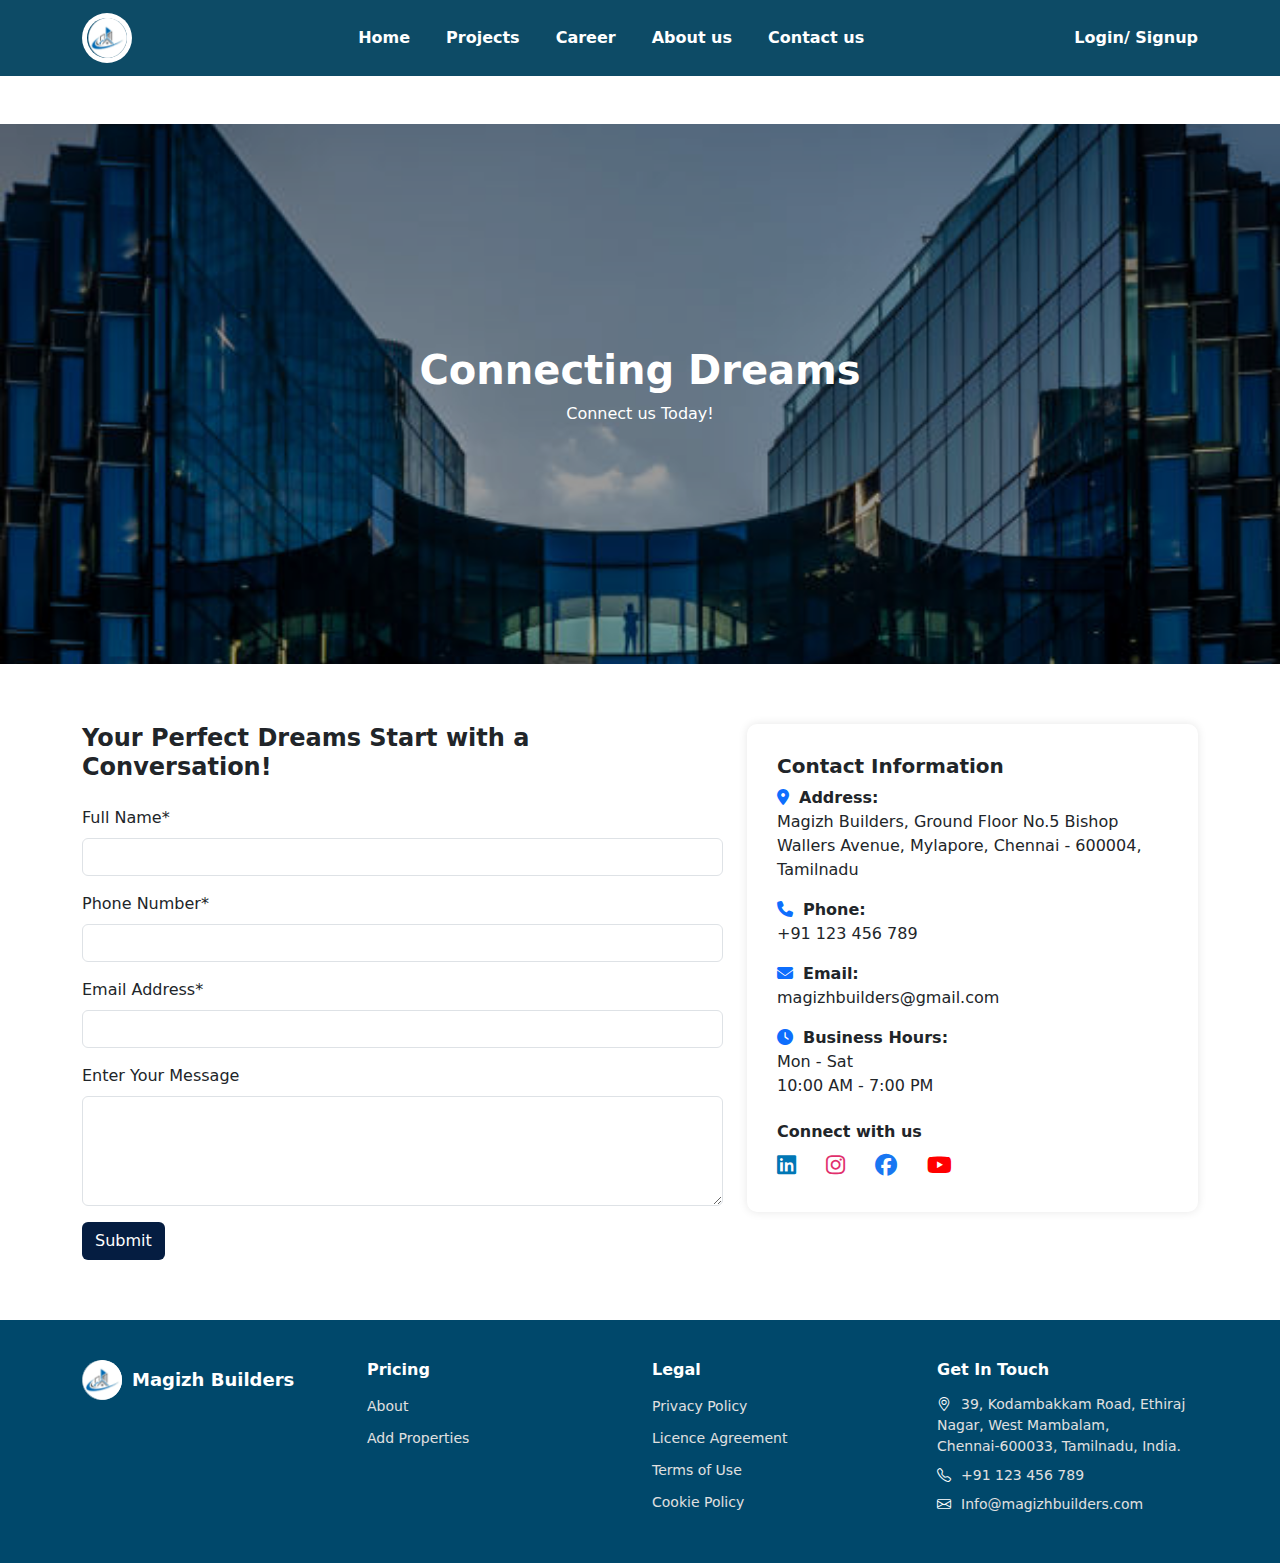
<file: contact.html>
<!DOCTYPE html>
<html lang="en">

<head>
    <meta charset="UTF-8">
    <meta name="viewport" content="width=device-width, initial-scale=1.0">
    <title>Connecting Dreams</title>
    <link rel="stylesheet" href="contact.css">
    <link rel="preconnect" href="https://fonts.googleapis.com">
    <link rel="preconnect" href="https://fonts.gstatic.com" crossorigin>
    <link
        href="https://fonts.googleapis.com/css2?family=Inter:ital,opsz,wght@0,14..32,100..900;1,14..32,100..900&display=swap"
        rel="stylesheet">
    <!-- Bootstrap CSS -->
    <link href="https://cdn.jsdelivr.net/npm/bootstrap@5.3.0/dist/css/bootstrap.min.css" rel="stylesheet">
      <link href="https://cdn.jsdelivr.net/npm/bootstrap-icons@1.11.3/font/bootstrap-icons.css" rel="stylesheet">
    
    <!-- Font Awesome for Icons -->
    <link href="https://cdnjs.cloudflare.com/ajax/libs/font-awesome/6.4.0/css/all.min.css" rel="stylesheet">
</head>

<body>
    <!-- Navbar -->
    <nav class="navbar navbar-expand-lg">
        <div class="container">
            <a class="navbar-brand" href="#">
                <img src="Buildingimages/homeimages/home1.jpg" alt="Logo">
            </a>
            <button class="navbar-toggler bg-light" type="button" data-bs-toggle="collapse" data-bs-target="#navbarNav">
                <span class="navbar-toggler-icon"></span>
            </button>

            <div class="collapse navbar-collapse justify-content-center" id="navbarNav">
                <ul class="navbar-nav">
                    <li class="nav-item"><a class="nav-link" href="index.html">Home</a></li>
                    <li class="nav-item"><a class="nav-link" href="project.html">Projects</a></li>
                    <li class="nav-item"><a class="nav-link" href="career.html">Career</a></li>
                    <li class="nav-item"><a class="nav-link" href="about.html">About us</a></li>
                    <li class="nav-item"><a class="nav-link active" href="contact.html">Contact us</a></li>
                </ul>
            </div>

            <div class=" d-lg-block">
                <a href="login.html" class="login-signup">Login/ </a> <a href="signup.html" class="login-signup">Signup</a>
            </div>
        </div>
    </nav>
 <!-- Hero Section -->
  <section class="hero mt-5">
    <div class="hero-content">
      <h1>Connecting Dreams</h1>
        <p>Connect us Today!</p>      
    </div>
  </section>

    <!-- Contact Section -->
    <section class="contact-section">
        <div class="container">
            <div class="row g-4">
                <!-- Contact Form -->
                <div class="col-lg-7">
                    <h4 class="mb-4 fw-bold">Your Perfect Dreams Start with a Conversation!</h4>
                    <form>
                        <div class="mb-3">
                            <label class="form-label">Full Name*</label>
                            <input type="text" class="form-control" placeholder="" required>
                        </div>
                        <div class="mb-3">
                            <label class="form-label">Phone Number*</label>
                            <input type="tel" class="form-control" placeholder="" required>
                        </div>
                        <div class="mb-3">
                            <label class="form-label">Email Address*</label>
                            <input type="email" class="form-control" placeholder="" required>
                        </div>
                        <div class="mb-3">
                            <label class="form-label">Enter Your Message</label>
                            <textarea class="form-control" rows="4" placeholder=""></textarea>
                        </div>
                        <button type="submit" class="btn btn-submit">Submit</button>
                    </form>
                </div>

                <!-- Contact Information -->
                <div class="col-lg-5">
                    <div class="contact-info">
                        <h5>Contact Information</h5>
                        <p><i class="fa-solid fa-location-dot"></i><strong>Address:</strong><br>
                            Magizh Builders, Ground Floor No.5 Bishop Wallers Avenue, Mylapore, Chennai - 600004,
                            Tamilnadu
                        </p>
                        <p><i class="fa-solid fa-phone"></i><strong>Phone:</strong><br> +91 123 456 789</p>
                        <p><i class="fa-solid fa-envelope"></i><strong>Email:</strong><br> magizhbuilders@gmail.com</p>
                        <p><i class="fa-solid fa-clock"></i><strong>Business Hours:</strong><br> Mon - Sat<br> 10:00 AM
                            - 7:00 PM</p>

                        <h6 class="mt-4 fw-bold">Connect with us</h6>
                        <div class="social-icons mt-2">
                            <a href="#"><i class="fab fa-linkedin"></i></a>
                            <a href="#"><i class="fab fa-instagram"></i></a>
                            <a href="#"><i class="fab fa-facebook"></i></a>
                            <a href="#"><i class="fab fa-youtube"></i></a>
                        </div>
                    </div>
                </div>
            </div>
        </div>
    </section>
    <!-- Footer -->
  <footer>
    <div class="container">
      <div class="row">
        <!-- Logo and Name -->
        <div class="col-md-3">
          <div class="footer-logo">
            <img src="Buildingimages/homeimages/home1.jpg" alt="Logo">
            <h4>Magizh Builders</h4>
          </div>
        </div>

        <!-- Pricing -->
        <div class="col-md-3">
          <h5>Pricing</h5>
          <ul>
            <li><a href="#">About</a></li>
            <li><a href="#">Add Properties</a></li>
          </ul>
        </div>

        <!-- Legal -->
        <div class="col-md-3">
          <h5>Legal</h5>
          <ul>
            <li><a href="#">Privacy Policy</a></li>
            <li><a href="#">Licence Agreement</a></li>
            <li><a href="#">Terms of Use</a></li>
            <li><a href="#">Cookie Policy</a></li>
          </ul>
        </div>

        <!-- Contact Info -->
        <div class="col-md-3">
          <h5>Get In Touch</h5>
          <div class="contact-logo">
            <p><i class="bi bi-geo-alt"></i>39, Kodambakkam Road, Ethiraj Nagar, West Mambalam,<br>Chennai-600033, Tamilnadu, India.</p>
            <p><i class="bi bi-telephone"></i>+91 123 456 789</p>
            <p><i class="bi bi-envelope"></i>Info@magizhbuilders.com</p>
          </div>
        </div>
      </div>
    </div>
  </footer>

    
  <script src="https://cdn.jsdelivr.net/npm/bootstrap@5.3.3/dist/js/bootstrap.bundle.min.js"></script>
</body>
</html>
</file>
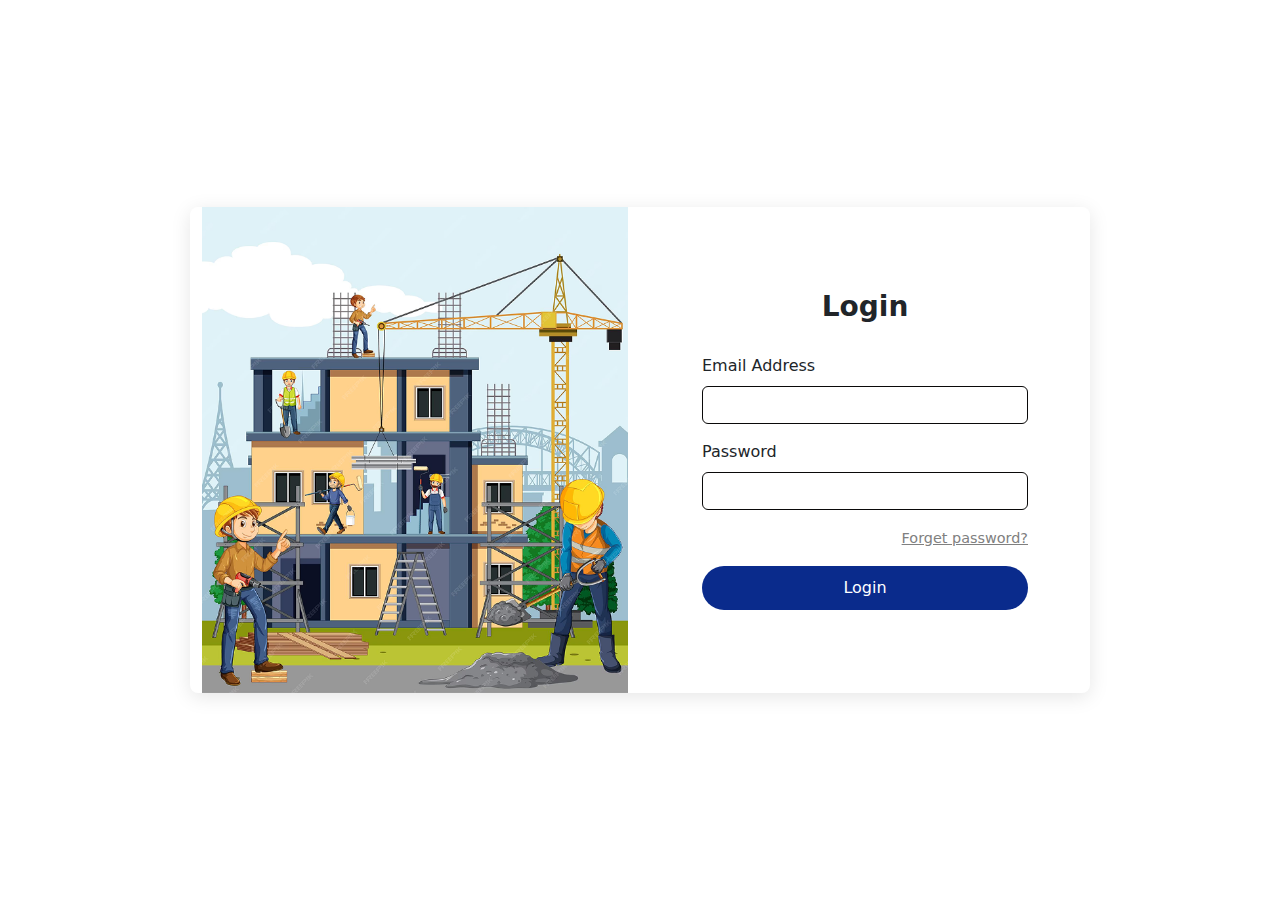
<file: login.html>
<!DOCTYPE html>
<html lang="en">

<head>
  <meta charset="UTF-8">
  <meta name="viewport" content="width=device-width, initial-scale=1.0">
  <title>Construction Login</title>
  <link rel="stylesheet" href="login.css">
  <link href="https://cdn.jsdelivr.net/npm/bootstrap@5.3.2/dist/css/bootstrap.min.css" rel="stylesheet">
  <link rel="preconnect" href="https://fonts.googleapis.com">
  <link rel="preconnect" href="https://fonts.gstatic.com" crossorigin>
  <link
    href="https://fonts.googleapis.com/css2?family=Inter:ital,opsz,wght@0,14..32,100..900;1,14..32,100..900&display=swap"
    rel="stylesheet">
</head>

<body>
  <div class="container login-container">
    <div class="row login-card">

      <!-- Left Side: Image -->
      <div class="col-md-6 login-image">
        <img src="Buildingimages/login.jpg" alt="Login Image" style="width: 100%; height: 100%; object-fit: cover;">
      </div>

      <!-- Right Side: Login Form -->
      <div class="col-md-6 d-flex align-items-center">
        <div class="login-form w-100">
          <h3 class="text-center">Login</h3>
          <form>
            <div class="mb-3">
              <label for="email" class="form-label">Email Address</label>
              <input type="email" class="form-control" id="email" placeholder="">
            </div>

            <div class="mb-3">
              <label for="password" class="form-label">Password</label>
              <input type="password" class="form-control" id="password" placeholder="">
            </div>

            <div class="mb-3 text-end">
              <a href="#" class="forgot">Forget password?</a>
            </div>
            <div class="d-grid text-center">
              <a href="index.html" class=" btn-login">Login</a>
            </div>
          </form>
        </div>
      </div>

    </div>
  </div>

  <script src="https://cdn.jsdelivr.net/npm/bootstrap@5.3.2/dist/js/bootstrap.bundle.min.js"></script>
</body>

</html>
</file>
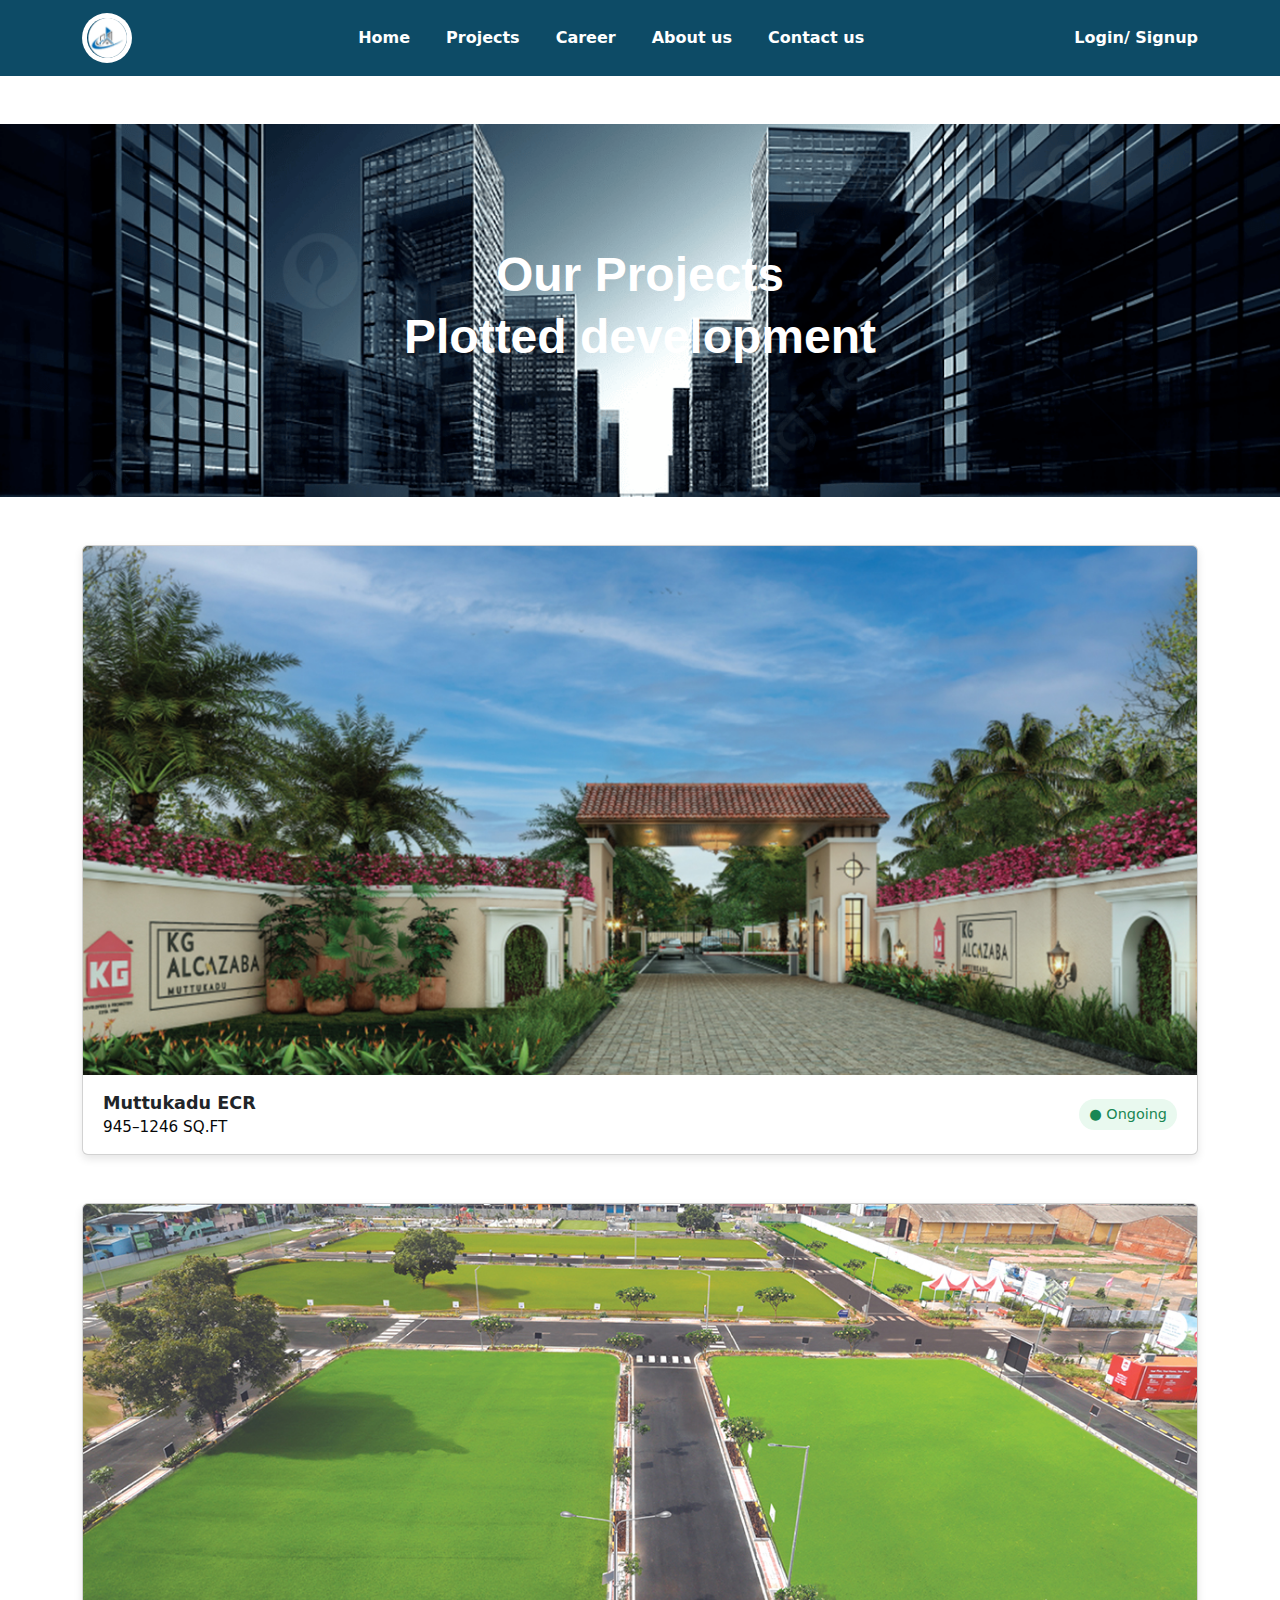
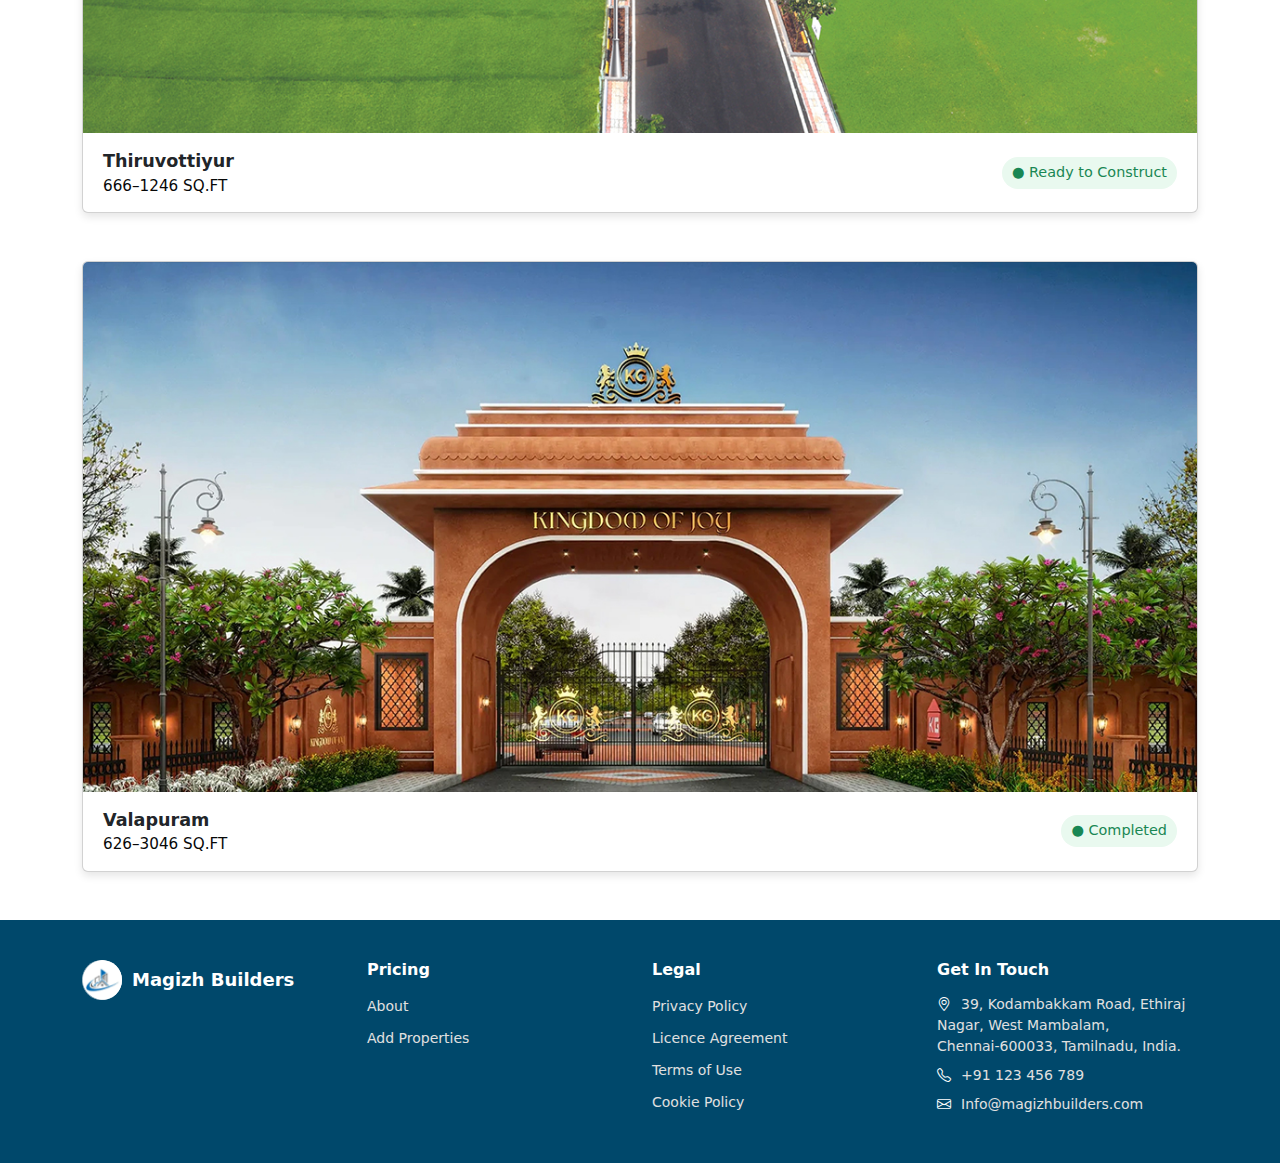
<file: plot.html>
<!DOCTYPE html>
<html lang="en">
<head>
  <meta charset="UTF-8">
  <meta name="viewport" content="width=device-width, initial-scale=1.0">
  <title>Our Projects - Plotted Development</title>
  <link rel="stylesheet" href="plot.css">
  <link href="https://cdn.jsdelivr.net/npm/bootstrap@5.3.3/dist/css/bootstrap.min.css" rel="stylesheet">
  <link rel="preconnect" href="https://fonts.googleapis.com">
  <link rel="preconnect" href="https://fonts.gstatic.com" crossorigin>
  <link
    href="https://fonts.googleapis.com/css2?family=Inter:ital,opsz,wght@0,14..32,100..900;1,14..32,100..900&display=swap"
    rel="stylesheet">
    <!-- Bootstrap CSS -->
  <link href="https://cdn.jsdelivr.net/npm/bootstrap@5.3.0/dist/css/bootstrap.min.css" rel="stylesheet">
  <link href="https://cdn.jsdelivr.net/npm/bootstrap-icons@1.11.3/font/bootstrap-icons.css" rel="stylesheet">
</head>
<body>
<!-- Navbar -->
  <nav class="navbar navbar-expand-lg">
    <div class="container">
      <a class="navbar-brand" href="#">
        <img src="Buildingimages/homeimages/home1.jpg" alt="Logo">
      </a>
      <button class="navbar-toggler bg-light" type="button" data-bs-toggle="collapse" data-bs-target="#navbarNav">
        <span class="navbar-toggler-icon"></span>
      </button>

      <div class="collapse navbar-collapse justify-content-center" id="navbarNav">
        <ul class="navbar-nav">
          <li class="nav-item"><a class="nav-link" href="index.html">Home</a></li>
          <li class="nav-item"><a class="nav-link" href="project.html">Projects</a></li>
          <li class="nav-item"><a class="nav-link" href="career.html">Career</a></li>
          <li class="nav-item"><a class="nav-link active" href="about.html">About us</a></li>
          <li class="nav-item"><a class="nav-link" href="contact.html">Contact us</a></li>
        </ul>
      </div>

      <div class=" d-lg-block">
        <a href="login.html" class="login-signup">Login/ </a> <a href="signup.html" class="login-signup">Signup</a>
      </div>
    </div>
  </nav>


  <!-- Hero Section -->
  <section class="hero-section mt-5">
    <h1>Our Projects<br>Plotted development</h1>
  </section>

  <!-- Project Section -->
  <section class="container my-5">
    <div class="card project-card">
      <img src="Buildingimages/plotimages/plot1.jpg" 
           class="project-img" alt="Muttukadu ECR">
      <div class="project-info d-flex justify-content-between align-items-center">
        <div>
          <div class="project-title">Muttukadu ECR</div>
          <div class="project-size">945–1246 SQ.FT</div>
        </div>
        <span class="status-badge">● Ongoing</span>
      </div>
    </div>
  </section>
  <!-- Project Section -->
  <section class="container my-5">
    <div class="card project-card">
      <img src="Buildingimages/plotimages/plot2.jpg" 
           class="project-img" alt="Muttukadu ECR">
      <div class="project-info d-flex justify-content-between align-items-center">
        <div>
          <div class="project-title">Thiruvottiyur</div>
          <div class="project-size">666–1246 SQ.FT</div>
        </div>
        <span class="status-badge">● Ready to Construct</span>
      </div>
    </div>
  </section>
  <!-- Project Section -->
  <section class="container my-5">
    <div class="card project-card">
      <img src="Buildingimages/plotimages/plot3.jpg" 
           class="project-img" alt="valapuram">
      <div class="project-info d-flex justify-content-between align-items-center">
        <div>
          <div class="project-title">Valapuram</div>
          <div class="project-size">626–3046 SQ.FT</div>
        </div>
        <span class="status-badge">● Completed</span>
      </div>
    </div>
  </section>
  <!-- Footer -->
  <footer>
    <div class="container">
      <div class="row">
        <!-- Logo and Name -->
        <div class="col-md-3">
          <div class="footer-logo">
            <img src="Buildingimages/homeimages/home1.jpg" alt="Logo">
            <h4>Magizh Builders</h4>
          </div>
        </div>

        <!-- Pricing -->
        <div class="col-md-3">
          <h5>Pricing</h5>
          <ul>
            <li><a href="#">About</a></li>
            <li><a href="#">Add Properties</a></li>
          </ul>
        </div>

        <!-- Legal -->
        <div class="col-md-3">
          <h5>Legal</h5>
          <ul>
            <li><a href="#">Privacy Policy</a></li>
            <li><a href="#">Licence Agreement</a></li>
            <li><a href="#">Terms of Use</a></li>
            <li><a href="#">Cookie Policy</a></li>
          </ul>
        </div>

        <!-- Contact Info -->
        <div class="col-md-3">
          <h5>Get In Touch</h5>
          <div class="contact-logo">
            <p><i class="bi bi-geo-alt"></i>39, Kodambakkam Road, Ethiraj Nagar, West Mambalam,<br>Chennai-600033, Tamilnadu, India.</p>
            <p><i class="bi bi-telephone"></i>+91 123 456 789</p>
            <p><i class="bi bi-envelope"></i>Info@magizhbuilders.com</p>
          </div>
        </div>
      </div>
    </div>
  </footer>
  <script src="https://cdn.jsdelivr.net/npm/bootstrap@5.3.3/dist/js/bootstrap.bundle.min.js"></script>
</body>
</html>
</file>
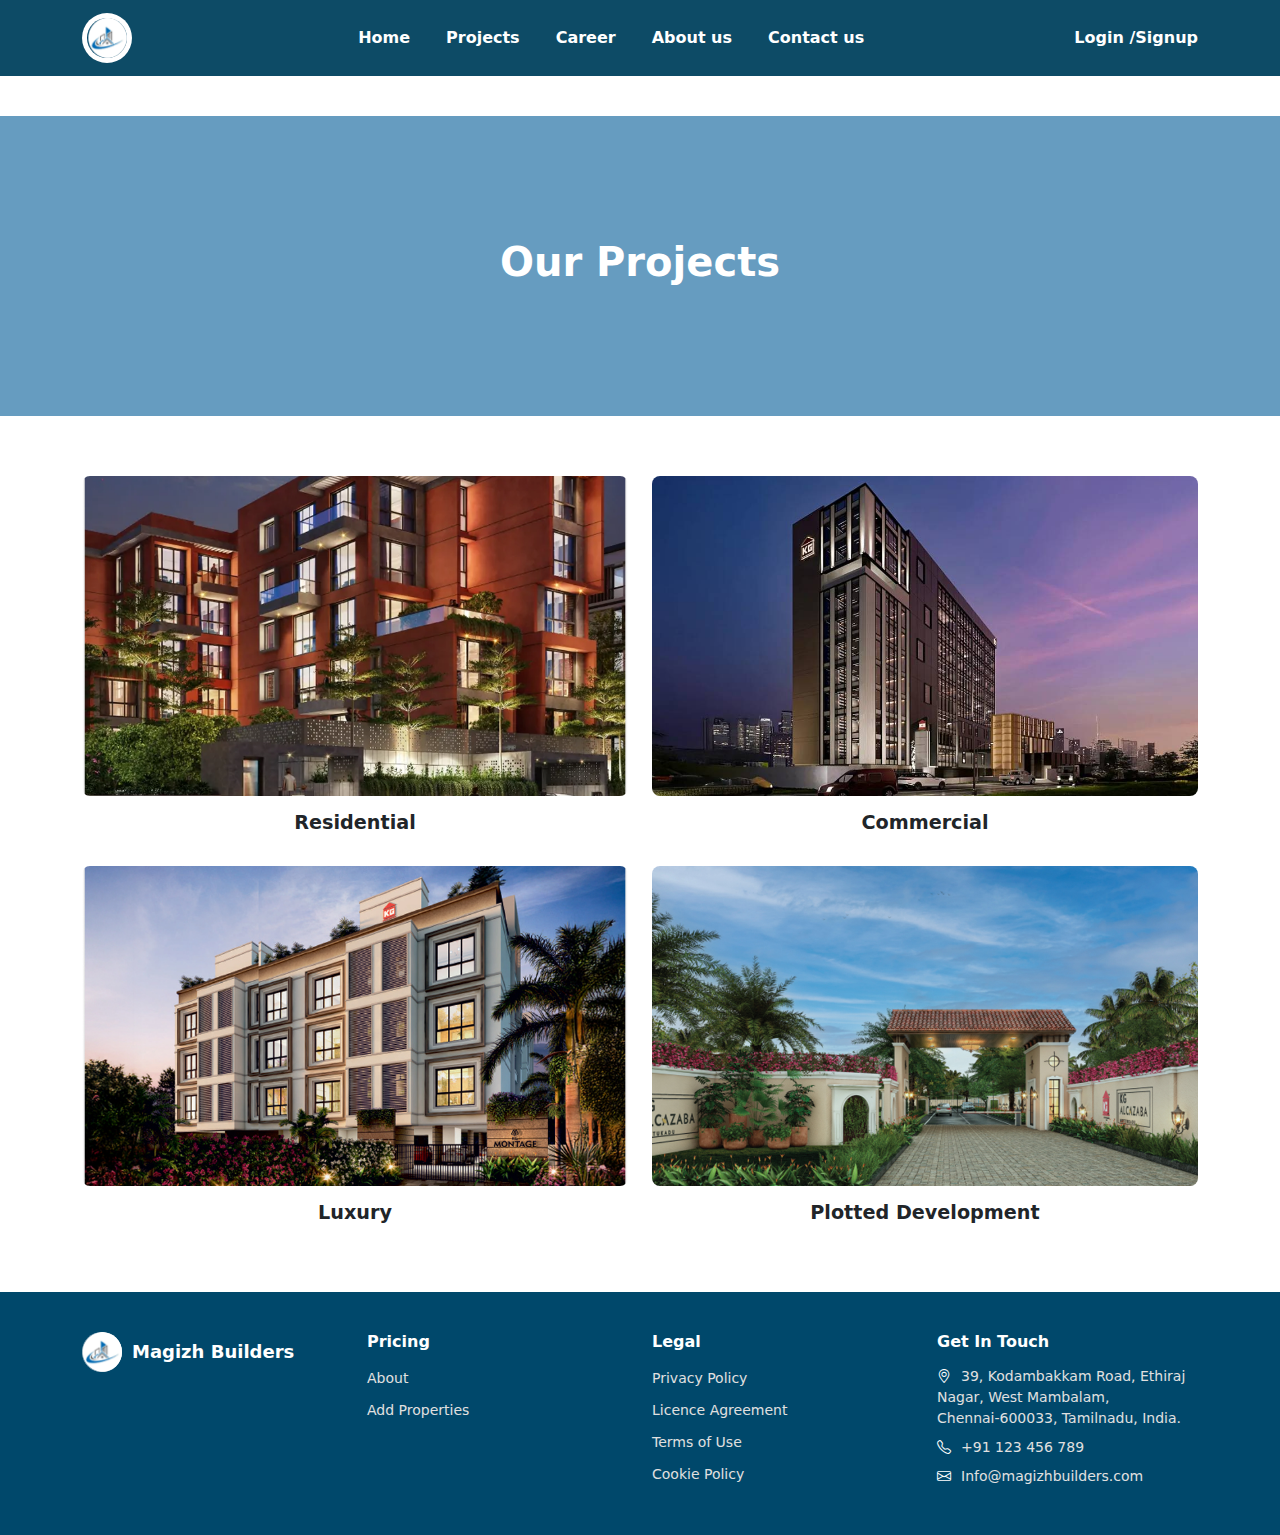
<file: project.html>
<!DOCTYPE html>
<html lang="en">

<head>
    <meta charset="UTF-8">
    <meta name="viewport" content="width=device-width, initial-scale=1.0">
    <title>Connecting Dreams</title>
    <link rel="stylesheet" href="project.css">
    <link rel="preconnect" href="https://fonts.googleapis.com">
    <link rel="preconnect" href="https://fonts.gstatic.com" crossorigin>
    <link
        href="https://fonts.googleapis.com/css2?family=Inter:ital,opsz,wght@0,14..32,100..900;1,14..32,100..900&display=swap"
        rel="stylesheet">
    <!-- Bootstrap CSS -->
    <link href="https://cdn.jsdelivr.net/npm/bootstrap@5.3.0/dist/css/bootstrap.min.css" rel="stylesheet">
    <link href="https://cdn.jsdelivr.net/npm/bootstrap-icons@1.11.3/font/bootstrap-icons.css" rel="stylesheet">
    
</head>

<body>
    <!-- Navbar -->
    <nav class="navbar navbar-expand-lg">
        <div class="container">
            <a class="navbar-brand" href="#">
                <img src="Buildingimages/homeimages/home1.jpg" alt="Logo">
            </a>
            <button class="navbar-toggler bg-light" type="button" data-bs-toggle="collapse" data-bs-target="#navbarNav">
                <span class="navbar-toggler-icon"></span>
            </button>

            <div class="collapse navbar-collapse justify-content-center" id="navbarNav">
                <ul class="navbar-nav">
                    <li class="nav-item"><a class="nav-link active" href="index.html">Home</a></li>
                    <li class="nav-item"><a class="nav-link" href="project.html">Projects</a></li>
                    <li class="nav-item"><a class="nav-link" href="career.html">Career</a></li>
                    <li class="nav-item"><a class="nav-link" href="about.html">About us</a></li>
                    <li class="nav-item"><a class="nav-link" href="contact.html">Contact us</a></li>
                </ul>
            </div>

            <div class=" d-lg-block">
                <a href="login.html" class="login-signup">Login /</a><a href="signup.html" class="login-signup">Signup</a>
            </div>
        </div>
    </nav>

    <!-- Header Section -->
    <section class="projects-header">
        <h1>Our Projects</h1>
    </section>

    <!-- Projects Section -->
    <section class="projects-section container">

        <!-- Row 1 -->
        <div class="row g-4 mb-4">
            <div class="col-md-6">
                <div class="image-wrapper">
                    <a href="residential.html"><img src="Buildingimages/projectimages/project2.jpg" alt="Residential Project" class="project-img"></a>
                </div>
                <h5 class="project-title">Residential</h5>
            </div>

            <div class="col-md-6">
                <div class="image-wrapper">
                      <a href="commercial.html"><img src="Buildingimages/projectimages/project3.jpg" alt="Commercial Project" class="project-img"></a>
                </div>
                <h5 class="project-title">Commercial</h5>
            </div>
        </div>

        <!-- Row 2 -->
        <div class="row g-4">
            <div class="col-md-6">
                <div class="image-wrapper">
                      <a href="luxury.html"><img src="Buildingimages/projectimages/project4.jpg" alt="Luxury Project" class="project-img"></a>
                </div>
                <h5 class="project-title">Luxury</h5>
            </div>

            <div class="col-md-6">
                <div class="image-wrapper">
                      <a href="plot.html"><img src="Buildingimages/projectimages/project5.jpg" alt="Plotted Development Project"
                        class="project-img"></a>
                </div>
                <h5 class="project-title">Plotted Development</h5>
            </div>
        </div>

    </section>
    <!-- Footer -->
  <footer>
    <div class="container">
      <div class="row">
        <!-- Logo and Name -->
        <div class="col-md-3">
          <div class="footer-logo">
            <img src="Buildingimages/homeimages/home1.jpg" alt="Logo">
            <h4>Magizh Builders</h4>
          </div>
        </div>

        <!-- Pricing -->
        <div class="col-md-3">
          <h5>Pricing</h5>
          <ul>
            <li><a href="#">About</a></li>
            <li><a href="#">Add Properties</a></li>
          </ul>
        </div>

        <!-- Legal -->
        <div class="col-md-3">
          <h5>Legal</h5>
          <ul>
            <li><a href="#">Privacy Policy</a></li>
            <li><a href="#">Licence Agreement</a></li>
            <li><a href="#">Terms of Use</a></li>
            <li><a href="#">Cookie Policy</a></li>
          </ul>
        </div>

        <!-- Contact Info -->
        <div class="col-md-3">
          <h5>Get In Touch</h5>
          <div class="contact-logo">
            <p><i class="bi bi-geo-alt"></i>39, Kodambakkam Road, Ethiraj Nagar, West Mambalam,<br>Chennai-600033, Tamilnadu, India.</p>
            <p><i class="bi bi-telephone"></i>+91 123 456 789</p>
            <p><i class="bi bi-envelope"></i>Info@magizhbuilders.com</p>
          </div>
        </div>
      </div>
    </div>
  </footer>
    <!-- Bootstrap JS -->
    <script src="https://cdn.jsdelivr.net/npm/bootstrap@5.3.3/dist/js/bootstrap.bundle.min.js"></script>
</body>

</html>
</file>
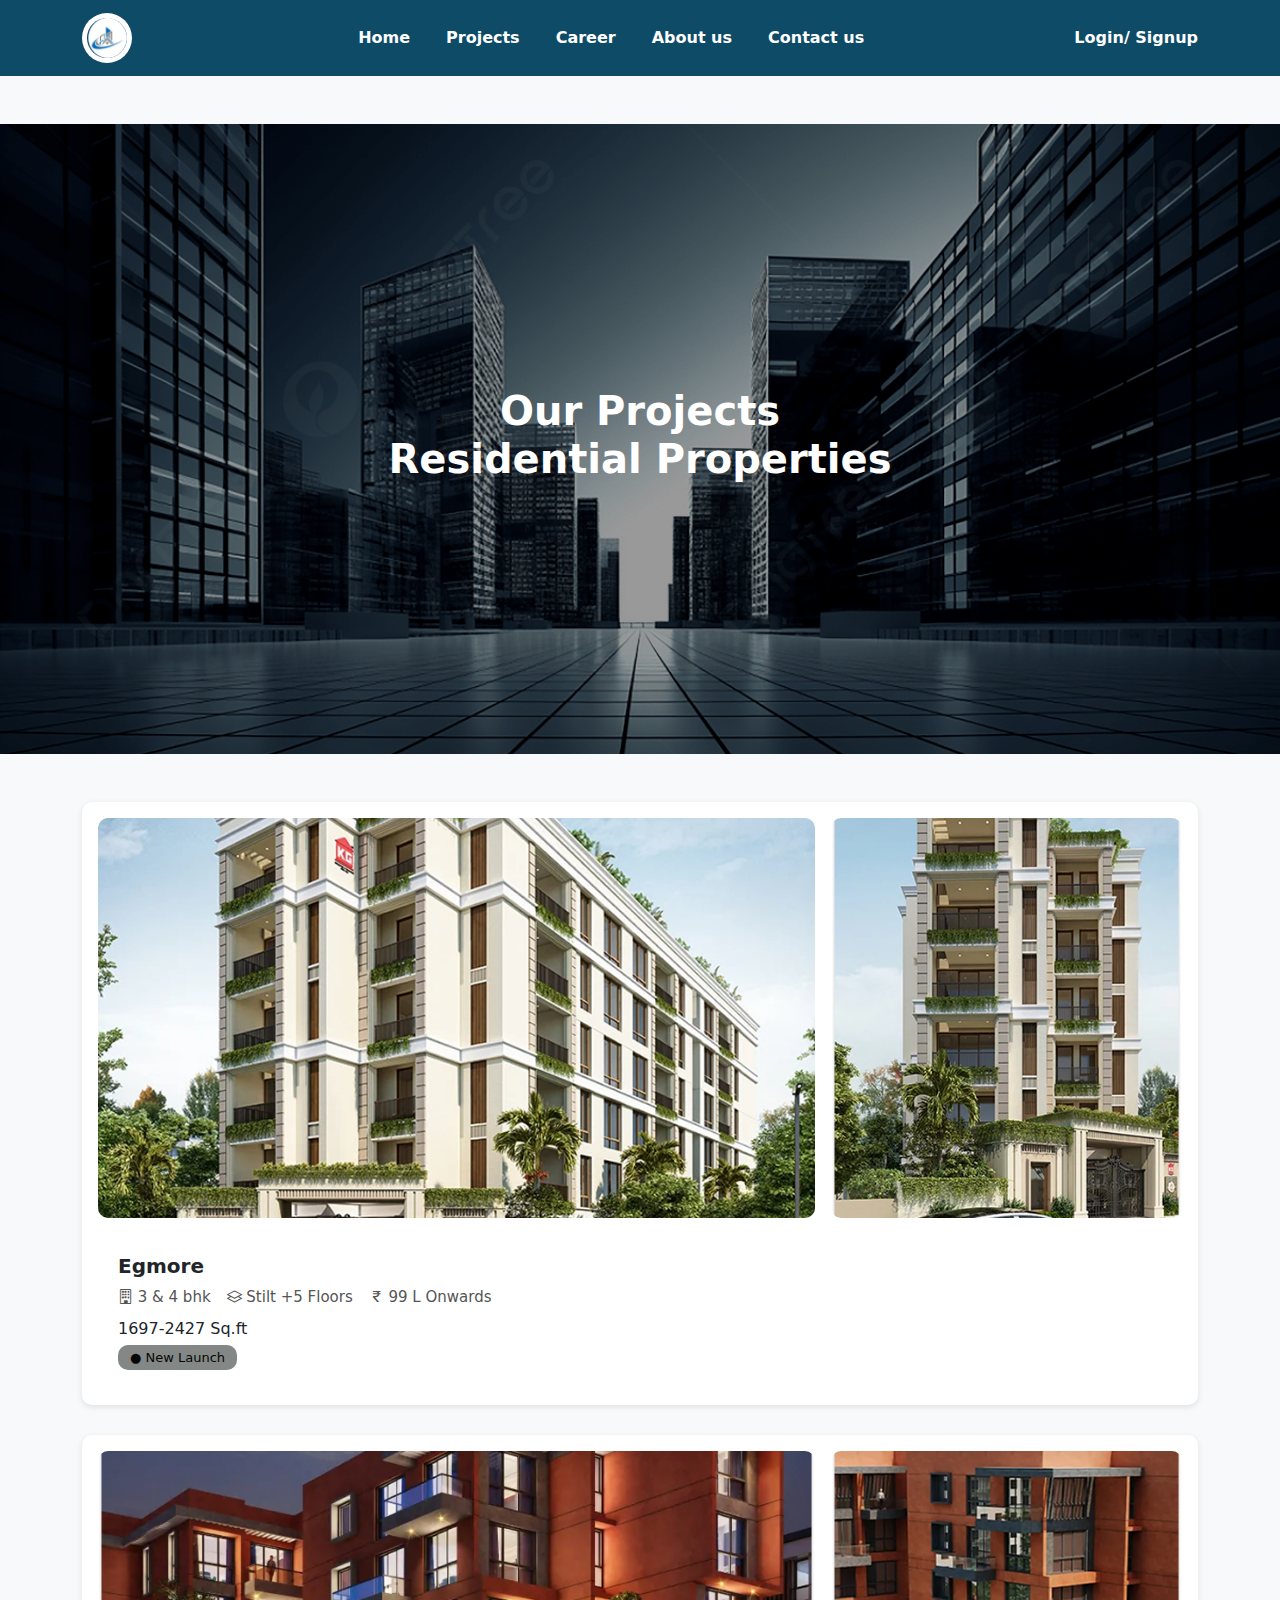
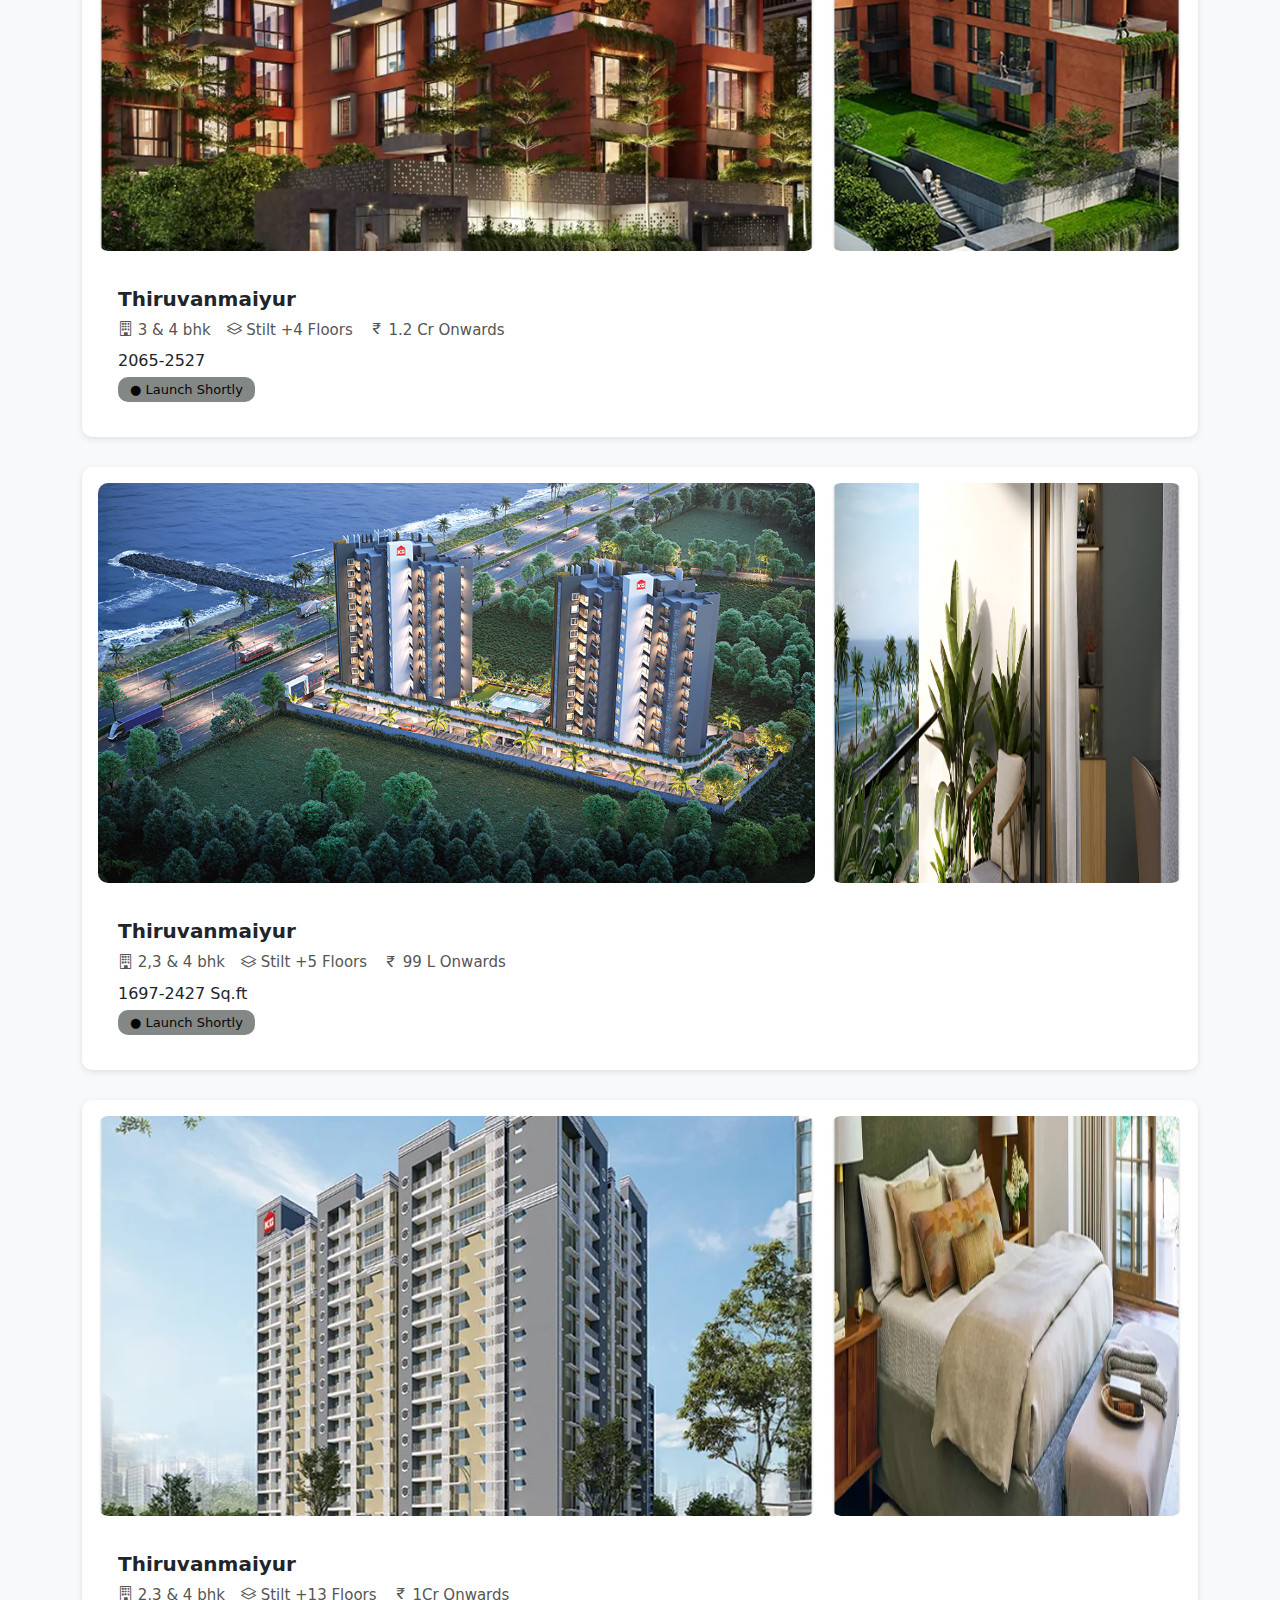
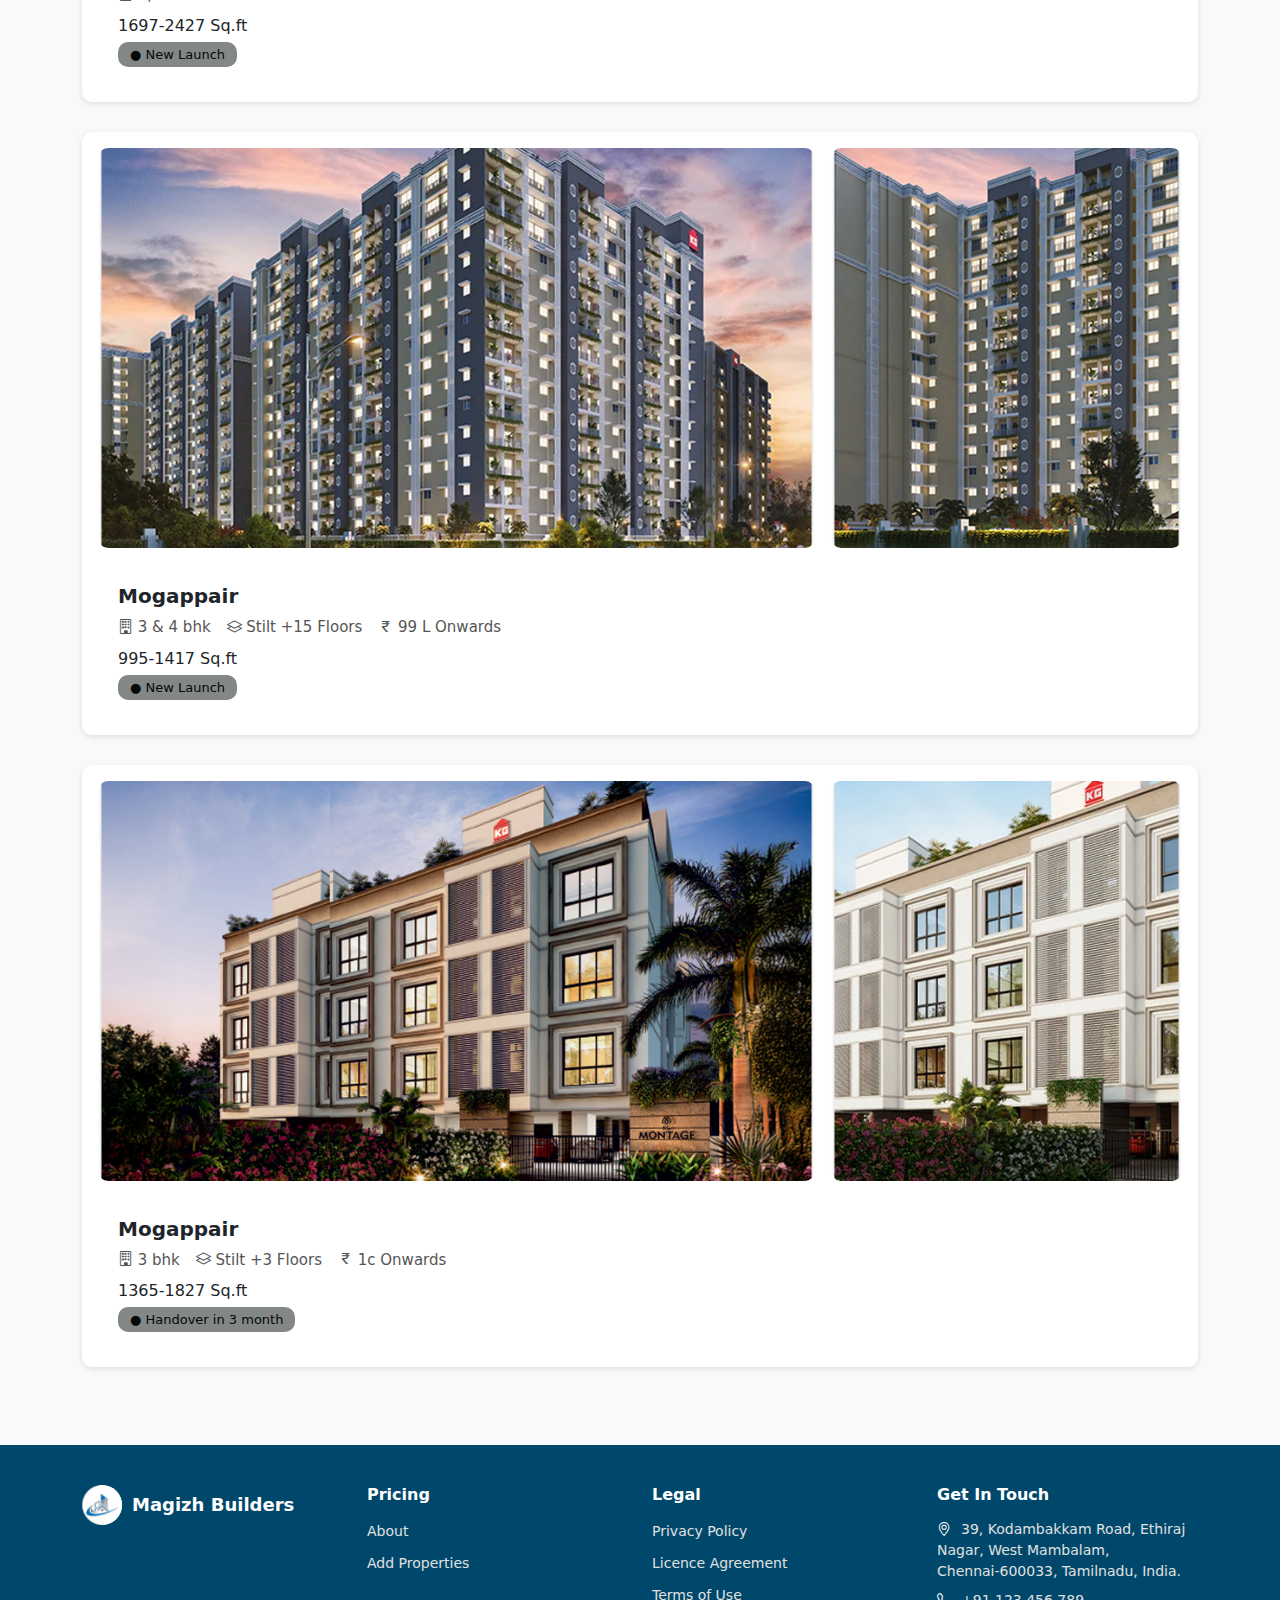
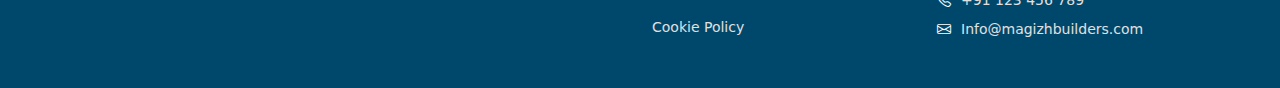
<file: residential.html>
<!DOCTYPE html>
<html lang="en">

<head>
    <meta charset="UTF-8">
    <meta name="viewport" content="width=device-width, initial-scale=1.0">
    <title>About Us - Construction Company</title>
    <link rel="stylesheet" href="residential.css">
    <link href="https://cdn.jsdelivr.net/npm/bootstrap@5.3.2/dist/css/bootstrap.min.css" rel="stylesheet">
    <link rel="preconnect" href="https://fonts.googleapis.com">
    <link rel="preconnect" href="https://fonts.gstatic.com" crossorigin>
    <link
        href="https://fonts.googleapis.com/css2?family=Inter:ital,opsz,wght@0,14..32,100..900;1,14..32,100..900&display=swap"
        rel="stylesheet">
    <!-- Bootstrap CSS -->
    <link href="https://cdn.jsdelivr.net/npm/bootstrap@5.3.0/dist/css/bootstrap.min.css" rel="stylesheet">
    <!-- Font Awesome for Icons -->
    <link href="https://cdnjs.cloudflare.com/ajax/libs/font-awesome/6.4.0/css/all.min.css" rel="stylesheet">
</head>

<body>
    <!-- Navbar -->
    <nav class="navbar navbar-expand-lg">
        <div class="container">
            <a class="navbar-brand" href="#">
                <img src="Buildingimages/homeimages/home1.jpg" alt="Logo">
            </a>
            <button class="navbar-toggler bg-light" type="button" data-bs-toggle="collapse" data-bs-target="#navbarNav">
                <span class="navbar-toggler-icon"></span>
            </button>

            <div class="collapse navbar-collapse justify-content-center" id="navbarNav">
                <ul class="navbar-nav">
                    <li class="nav-item"><a class="nav-link" href="index.html">Home</a></li>
                    <li class="nav-item"><a class="nav-link" href="project.html">Projects</a></li>
                    <li class="nav-item"><a class="nav-link" href="career.html">Career</a></li>
                    <li class="nav-item"><a class="nav-link active" href="about.html">About us</a></li>
                    <li class="nav-item"><a class="nav-link" href="contact.html">Contact us</a></li>
                </ul>
            </div>

            <div class=" d-lg-block">
                <a href="login.html" class="login-signup">Login/ </a> <a href="signup.html"class="login-signup">Signup</a>
            </div>
        </div>
    </nav>

    <!-- Hero Section -->
    <section class="hero mt-5">
        <div class="hero-content">
            <h1>Our Projects <br>
            Residential Properties</h1>
        </div>
    </section>
    <body style="background-color:#f8f9fa;">

  <div class="container py-5">
    
    <!-- Property Card 1 -->
    <div class="property-card p-3">
      <div class="row g-3 property-images">
        <div class="col-md-8">
          <img src="Buildingimages/residentimages/resident2.jpg" alt="Property Image 1">
        </div>
        <div class="col-md-4">
          <img src="Buildingimages/residentimages/resident3.jpg" alt="Property Image 2">
        </div>
      </div>
      <div class="property-info mt-3">
        <h5><strong>Egmore</strong></h5>
        <div class="property-details d-flex align-items-center flex-wrap gap-3 mt-2">
          <span><i class="bi bi-building"></i> 3 & 4 bhk</span>
          <span><i class="bi bi-layers"></i> Stilt +5 Floors</span>
          <span><i class="bi bi-currency-rupee"></i> 99 L Onwards</span>
        </div>
        <p class="mt-2 mb-1">1697-2427 Sq.ft</p>
        <span class="badge-launch">● New Launch</span>
      </div>
    </div>

    <!-- Property Card 2 -->
    <div class="property-card p-3">
      <div class="row g-3 property-images">
        <div class="col-md-8">
          <img src="Buildingimages/residentimages/resident4.jpg" alt="Property Image 3">
        </div>
        <div class="col-md-4">
          <img src="Buildingimages/residentimages/resident5.jpg" alt="Property Image 4">
        </div>
      </div>
      <div class="property-info mt-3">
        <h5>Thiruvanmaiyur</h5>
        <div class="property-details d-flex align-items-center flex-wrap gap-3 mt-2">
          <span><i class="bi bi-building"></i> 3 & 4 bhk</span>
          <span><i class="bi bi-layers"></i> Stilt +4 Floors</span>
          <span><i class="bi bi-currency-rupee"></i> 1.2 Cr Onwards</span>
        </div>
        <p class="mt-2 mb-1">2065-2527 </p>
        <span class="badge-launch">● Launch Shortly</span>
      </div>
    </div>
    <!-- Property Card 3 -->
    <div class="property-card p-3">
      <div class="row g-3 property-images">
        <div class="col-md-8">
          <img src="Buildingimages/residentimages/resident6.jpg" alt="Property Image 1">
        </div>
        <div class="col-md-4">
          <img src="Buildingimages/residentimages/resident7.jpg" alt="Property Image 2">
        </div>
      </div>
      <div class="property-info mt-3">
        <h5>Thiruvanmaiyur</h5>
        <div class="property-details d-flex align-items-center flex-wrap gap-3 mt-2">
          <span><i class="bi bi-building"></i> 2,3 & 4 bhk </span>
          <span><i class="bi bi-layers"></i> Stilt +5 Floors</span>
          <span><i class="bi bi-currency-rupee"></i> 99 L Onwards</span>
        </div>
        <p class="mt-2 mb-1">1697-2427 Sq.ft</p>
        <span class="badge-launch">● Launch Shortly</span>
      </div>
    </div>
 <!-- Property Card 4 -->
    <div class="property-card p-3">
      <div class="row g-3 property-images">
        <div class="col-md-8">
          <img src="Buildingimages/residentimages/resident8.jpg" alt="Property Image 1">
        </div>
        <div class="col-md-4">
          <img src="Buildingimages/residentimages/resident9.jpg" alt="Property Image 2">
        </div>
      </div>
      <div class="property-info mt-3">
        <h5>Thiruvanmaiyur</h5>
        <div class="property-details d-flex align-items-center flex-wrap gap-3 mt-2">
          <span><i class="bi bi-building"></i> 2,3 & 4 bhk</span>
          <span><i class="bi bi-layers"></i> Stilt +13 Floors</span>
          <span><i class="bi bi-currency-rupee"></i> 1Cr Onwards</span>
        </div>
        <p class="mt-2 mb-1">1697-2427 Sq.ft</p>
        <span class="badge-launch">● New Launch</span>
      </div>
    </div>
     <!-- Property Card 5 -->
    <div class="property-card p-3">
      <div class="row g-3 property-images">
        <div class="col-md-8">
          <img src="Buildingimages/residentimages/resident10.jpg" alt="Property Image 1">
        </div>
        <div class="col-md-4">
          <img src="Buildingimages/residentimages/resident11.jpg" alt="Property Image 2">
        </div>
      </div>
      <div class="property-info mt-3">
        <h5><strong>Mogappair</strong></h5>
        <div class="property-details d-flex align-items-center flex-wrap gap-3 mt-2">
          <span><i class="bi bi-building"></i> 3 & 4 bhk</span>
          <span><i class="bi bi-layers"></i> Stilt +15 Floors</span>
          <span><i class="bi bi-currency-rupee"></i> 99 L Onwards</span>
        </div>
        <p class="mt-2 mb-1">995-1417 Sq.ft</p>
        <span class="badge-launch">● New Launch</span>
      </div>
    </div>
     <!-- Property Card 6 -->
    <div class="property-card p-3">
      <div class="row g-3 property-images">
        <div class="col-md-8">
          <img src="Buildingimages/residentimages/resident12.jpg" alt="Property Image 1">
        </div>
        <div class="col-md-4">
          <img src="Buildingimages/residentimages/resident13.jpg" alt="Property Image 2">
        </div>
      </div>
      <div class="property-info mt-3">
        <h5><strong>Mogappair</strong></h5>
        <div class="property-details d-flex align-items-center flex-wrap gap-3 mt-2">
          <span><i class="bi bi-building"></i> 3 bhk</span>
          <span><i class="bi bi-layers"></i> Stilt +3 Floors</span>
          <span><i class="bi bi-currency-rupee"></i> 1c Onwards</span>
        </div>
        <p class="mt-2 mb-1">1365-1827 Sq.ft</p>
        <span class="badge-launch">● Handover in 3 month</span>
      </div>
    </div>
  </div>
  <!-- Footer -->
  <footer>
    <div class="container">
      <div class="row">
        <!-- Logo and Name -->
        <div class="col-md-3">
          <div class="footer-logo">
            <img src="Buildingimages/homeimages/home1.jpg" alt="Logo">
            <h4>Magizh Builders</h4>
          </div>
        </div>

        <!-- Pricing -->
        <div class="col-md-3">
          <h5>Pricing</h5>
          <ul>
            <li><a href="#">About</a></li>
            <li><a href="#">Add Properties</a></li>
          </ul>
        </div>

        <!-- Legal -->
        <div class="col-md-3">
          <h5>Legal</h5>
          <ul>
            <li><a href="#">Privacy Policy</a></li>
            <li><a href="#">Licence Agreement</a></li>
            <li><a href="#">Terms of Use</a></li>
            <li><a href="#">Cookie Policy</a></li>
          </ul>
        </div>

        <!-- Contact Info -->
        <div class="col-md-3">
          <h5>Get In Touch</h5>
          <div class="contact-logo">
            <p><i class="bi bi-geo-alt"></i>39, Kodambakkam Road, Ethiraj Nagar, West Mambalam,<br>Chennai-600033, Tamilnadu, India.</p>
            <p><i class="bi bi-telephone"></i>+91 123 456 789</p>
            <p><i class="bi bi-envelope"></i>Info@magizhbuilders.com</p>
          </div>
        </div>
      </div>
    </div>
  </footer>

  <script src="https://cdn.jsdelivr.net/npm/bootstrap@5.3.3/dist/js/bootstrap.bundle.min.js"></script>
</body>
</html>

   

  <script src="https://cdn.jsdelivr.net/npm/bootstrap@5.3.3/dist/js/bootstrap.bundle.min.js"></script>
  <link href="https://cdn.jsdelivr.net/npm/bootstrap-icons@1.11.3/font/bootstrap-icons.css" rel="stylesheet">
</body>
</html>
</file>
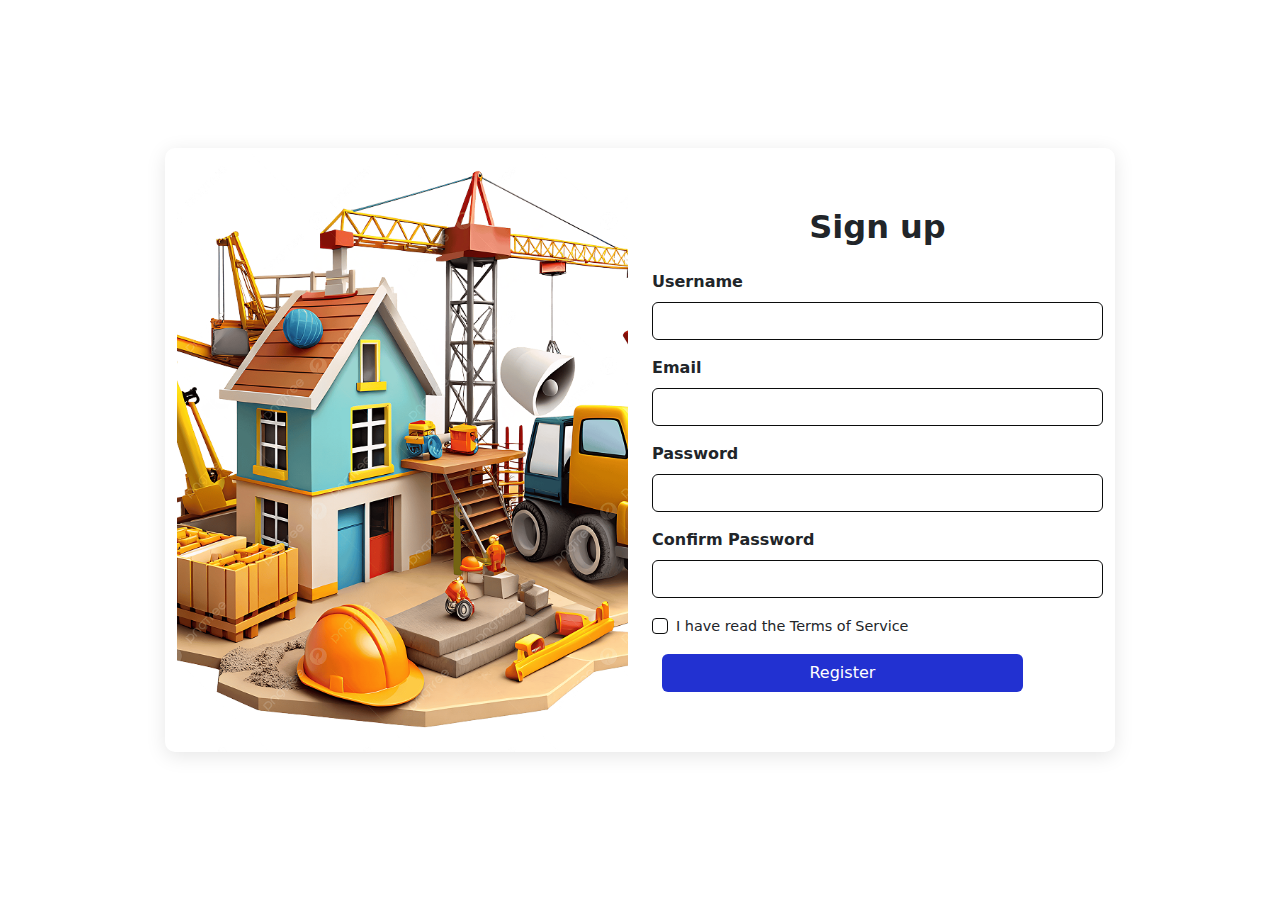
<file: signup.html>
<!DOCTYPE html>
<html lang="en">
<head>
  <meta charset="UTF-8" />
  <meta name="viewport" content="width=device-width, initial-scale=1.0" />
  <title>Sign Up</title>
  <link rel="stylesheet" href="signup.css">
  <!-- Bootstrap CSS -->
  <link href="https://cdn.jsdelivr.net/npm/bootstrap@5.3.2/dist/css/bootstrap.min.css" rel="stylesheet">
  <link rel="preconnect" href="https://fonts.googleapis.com">
<link rel="preconnect" href="https://fonts.gstatic.com" crossorigin>
<link href="https://fonts.googleapis.com/css2?family=Inter:ital,opsz,wght@0,14..32,100..900;1,14..32,100..900&display=swap" rel="stylesheet">
  <!-- Bootstrap CSS -->
  <link href="https://cdn.jsdelivr.net/npm/bootstrap@5.3.0/dist/css/bootstrap.min.css" rel="stylesheet">
</head>
<body>

  <div class="container signup-container">
    <div class="row signup-box">
      
      <!-- Left Image Section -->
      <div class="col-md-6 signup-image">
        <img src="Buildingimages/signup.jpg" alt="Signup Image" style="width: 100%; height: 100%; object-fit: cover;" />
      </div>

      <!-- Right Form Section -->
      <div class="col-md-6 signup-form">
        <h2 class="text-center mb-4 fw-bold">Sign up</h2>
        <form>
          <div class="mb-3">
            <label for="username" class="form-label fw-bold">Username</label>
            <input type="text" class="form-control" id="username" placeholder="" required>
          </div>
          <div class="mb-3">
            <label for="email" class="form-label fw-bold">Email</label>
            <input type="email" class="form-control" id="email" placeholder="" required>
          </div>
          <div class="mb-3">
            <label for="password" class="form-label fw-bold">Password</label>
            <input type="password" class="form-control" id="password" placeholder="" required>
          </div>
          <div class="mb-3">
            <label for="confirm-password" class="form-label fw-bold">Confirm Password</label>
            <input type="password" class="form-control" id="confirm-password" placeholder="" required>
          </div>
          <div class="form-check mb-3">
            <input type="checkbox" class="form-check-input" id="terms" required>
            <label class="form-check-label" for="terms">
              I have read the Terms of Service
            </label>
          </div>
            <a href="index.html">
  <button type="button" class="btn btn-register">Register</button>
</a>
        </form>
      </div>
    </div>
  </div>

  <!-- Bootstrap JS -->
  <script src="https://cdn.jsdelivr.net/npm/bootstrap@5.3.2/dist/js/bootstrap.bundle.min.js"></script>
</body>
</html>
</file>
<file: index.css>
/* Navbar styling */
body {
    background-color: #f8f9fa;
    font-family: 'Inter', sans-serif;
}

.navbar {
    background-color: #0d4b66;
    padding: 10px 0;
}

.navbar-brand img {
    width: 50px;
    height: 50px;
    border-radius: 50%;
    background-color: white;
    padding: 5px;
}

.navbar-nav .nav-link {
    color: white !important;
    font-weight: 600;
    margin: 0 10px;
}

/* Login/Signup styling */
.login-signup {
    color: white;
    font-weight: 700;
    text-decoration: none;
}

.login-signup:hover {
    text-decoration: none;
    color: #dcdcdc;
}
    
    /* Project Card */
    .project-card {
      border: none;
      box-shadow: 0 4px 8px rgba(0, 0, 0, 0.1);
      border-radius: 10px;
      overflow: hidden;
      background: white;
    }

    .project-img {
      width: 100%;
      height: auto;
      display: block;
    }

    .project-info {
      padding: 15px 20px;
    }

    .project-title {
      font-weight: 600;
      font-size: 1.1rem;
    }

    .project-size {
      color: #6c757d;
      font-size: 0.95rem;
    }

    .status-badge {
      font-size: 0.9rem;
      padding: 5px 10px;
      border-radius: 20px;
      background-color: #e9f9ef;
      color: #198754;
      font-weight: 500;
    }

    /* Swiper Customization */
    .swiper {
      width: 100%;
      padding: 30px 0;
    }

    .swiper-pagination-bullet {
      background: #aaa;
      opacity: 1;
    }

    .swiper-pagination-bullet-active {
      background: #198754;
    }
    /* Project Card */
    .project-card {
      border: none;
      box-shadow: 0 4px 8px rgba(0, 0, 0, 0.1);
      border-radius: 10px;
      overflow: hidden;
    }

    .project-img {
      width: 100%;
      height: auto;
      display: block;
    }

    .project-info {
      padding: 15px 20px;
    }

    .project-title {
      font-weight: 600;
      font-size: 1.1rem;
    }

    .project-size {
      color: #6c757d;
      font-size: 0.95rem;
    }
    .stats-section {
      background-color: #fff;
      padding: 50px 0;
      text-align: center;
    }

    .circle-wrapper {
      display: flex;
      justify-content: center;
      align-items: center;
      gap: 30px;
      flex-wrap: wrap;
    }

    .circle {
      width: 160px;
      height: 160px;
      background: #fff;
      border-radius: 50%;
      box-shadow: 0 4px 10px rgba(0, 0, 0, 0.1);
      display: flex;
      justify-content: center;
      align-items: center;
      font-weight: 600;
      position: relative;
      font-size: 18px;
      color: #000;
      text-align: center;
      line-height: 1.4;
      z-index: 2;
    }

    /* Outer ring container */
    .circle-border {
      position: relative;
      display: inline-block;
      padding: 20px;
      border-top: 20px solid #d62828;
      border-radius: 50%;
      overflow: hidden;
    }

    /* Round the ends of the red arc */
    .circle-border::before {
      content: "";
      position: absolute;
      top: -10px;
      left: -10px;
      width: calc(100% + 20px);
      height: calc(100% + 20px);
      border-top: 20px solid #d62828;
      border-radius: 50%;
      clip-path: inset(0 round 100px);
    }

    /* Red border on bottom for middle one */
    .circle-border.middle {
      border-top: none;
      border-bottom: 20px solid #d62828;
    }

    .circle-border.middle::before {
      border-top: none;
      border-bottom: 20px solid #d62828;
      top: auto;
      bottom: -10px;
    }

    .builders-section {
      text-align: center;
      padding: 30px 80px;
    }

    .builders-section h3 {
      font-weight: 700;
      margin-bottom: 20px;
    }

    .builders-section p {
      color: #333;
      font-size: 15px;
      line-height: 1.6;
    }

    .btn-read {
      background-color: #041835!important;
      color: #fff!important;
      font-weight: 600;
      border-radius: 5px;
      margin-top: 15px;
      padding: 8px 18px;
    }

    @media (max-width: 768px) {
      .builders-section {
        padding: 20px;
      }
      .circle {
        width: 130px;
        height: 130px;
        font-size: 16px;
      }
    }
    /* Ongoing Projects */
    .project-card {
      display: flex;
      flex-wrap: wrap;
      background-color: #0b6333;
      border-radius: 5px;
      overflow: hidden;
      color: white;
    }

    .project-image {
      flex: 1;
      min-width: 200px;
    }

    .project-image img {
      width: 100%;
      height: 100%;
      object-fit: cover;
    }

    .project-details {
      flex: 1;
      background-color: #085e3a;
      padding: 40px 30px;
      color: white;
    }

    .project-details h3 {
      font-weight: 800;
      color: white;
    }

    .project-details h5 {
      color: #ffd700;
      font-weight: 700;
    }

    .project-details ul {
      list-style-type: none;
      padding: 0;
      margin-top: 20px;
    }

    .project-details ul li {
      font-size: 1rem;
      margin-bottom: 8px;
      position: relative;
    }

    .project-details ul li::before {
      content: "•";
      color: white;
      margin-right: 8px;
      font-size: 1.2rem;
    }

    /*footer*/
    footer {
      background-color: #00486b;
      color: #fff;
      padding: 40px 0;
    }

    footer h5 {
      font-size: 16px;
      font-weight: 600;
      margin-bottom: 15px;
    }

    footer ul {
      list-style: none;
      padding: 0;
      margin: 0;
    }

    footer ul li {
      margin-bottom: 8px;
    }

    footer ul li a {
      color: #e0e0e0;
      text-decoration: none;
      font-size: 14px;
    }

    footer ul li a:hover {
      text-decoration: none;
    }

    .footer-logo {
      display: flex;
      align-items: center;
      gap: 10px;
      margin-bottom: 15px;
    }

    .footer-logo img {
      width: 40px;
      height: 40px;
      border-radius: 50%;
      object-fit: cover;
      background-color: #fff;
    }

    .footer-logo h4 {
      margin: 0;
      font-size: 18px;
      font-weight: 700;
      color: #fff;
    }

    .contact-logo i {
      color: #fff;
      margin-right: 10px;
    }

    .contact-logo p {
      margin: 0 0 8px;
      font-size: 14px;
      color: #e0e0e0;
    }

    @media (max-width: 768px) {
      footer .col-md-3 {
        margin-bottom: 20px;
      }
    }
</file>
<file: about.css>
/* Navbar styling */
body {
    background-color: #f8f9fa;
    font-family: 'Inter', sans-serif;
}

.navbar {
    background-color: #0d4b66;
    padding: 10px 0;
}

.navbar-brand img {
    width: 50px;
    height: 50px;
    border-radius: 50%;
    background-color: white;
    padding: 5px;
}

.navbar-nav .nav-link {
    color: white !important;
    font-weight: 600;
    margin: 0 10px;
}

/* Login/Signup styling */
.login-signup {
    color: white;
    font-weight: 700;
    text-decoration: none;
}

.login-signup:hover {
    text-decoration: none;
    color: #dcdcdc;
}

/* Hero Section */
.hero {
    background: url('Buildingimages/aboutimages/about1.jpg') center center/cover no-repeat;
    height: 60vh;
    position: relative;
    color: white;
    display: flex;
    justify-content: center;
    align-items: center;
    text-align: center;
}

.hero::after {
    content: "";
    position: absolute;
    top: 0;
    left: 0;
    width: 100%;
    height: 100%;
    background: rgba(0, 0, 0, 0.4);
    z-index: 0;
}

.hero-content {
    position: relative;
    z-index: 1;
}

.hero h1 {
    font-weight: 700;
    font-size: 2.5rem;
}

/* Mission Section */

.mission-section h3 {
    margin-top: 20px;
    /* Adjust value as needed */
}

.mission-section {
    margin-top: 0 !important;
    padding-top: 0 !important;
}

.mission-section img {
    max-width: 400px;
    width: 100%;
    margin-top: 30px;
    border-radius: 8px;
}

.mission-section h2 {
    font-weight: 700;
    margin-bottom: 2px !important;
    margin-left: 20px;
}

.mission-section p {
    color: #555;
    max-width: 700px;
    margin: 0 auto;
}

.mission-section p {
    margin-left: 50px;
    padding-left: 0;
    text-align: left;
}

.section-title {
    font-weight: 700;
    font-size: 1.75rem;
    margin-bottom: 10px;
}

.content-section {
    padding: 1px 15px;
}

.content-section p {
    color: #555;
    font-size: 0.95rem;
    margin-bottom: 20px;
}

.divider {
    border-bottom: 1px solid #ccc;
    margin: 15px 0 25px 0;
}

/* Portfolio Section */
.portfolio-section {
    background-color: #f8f9fa;
    padding: 60px 15px;
    text-align: center;
}

.portfolio-section h2 {
    font-weight: 700;
    margin-bottom: 10px;
}

.portfolio-section p {
    font-size: 1rem;
    color: #444;
    margin-bottom: 40px;
}

.portfolio-card img {
    height: 250px;
    object-fit: cover;
    width: 100%;
    border-radius: 6px;
}

.portfolio-card h5 {
    margin-top: 10px;
    font-weight: 600;
}

.portfolio-row {
    display: flex;
    flex-wrap: wrap;
    justify-content: center;
    gap: 20px;
}

.portfolio-card {
    background: white;
    border-radius: 8px;
    box-shadow: 0 2px 8px rgba(0, 0, 0, 0.1);
    transition: transform 0.3s ease;
    width: 250px;
}

.container h3.section-title {
    margin-top: 1rem;
}

.portfolio-card:hover {
    transform: translateY(-5px);
}

h3,
h5 {
    font-weight: 600;
}

.section-title {
    text-align: center;
    margin-top: 40px;
    margin-bottom: 15px;
}

.subtitle {
    text-align: center;
    margin-bottom: 30px;
    color: #090808;
}

.portfolio-section {
    background: #111;
    padding: 20px;
    border-radius: 8px;
    color: #fff;
    margin: 0 auto;
    max-width: 1100px;
}

.portfolio-item img {
    width: 100%;
    height: 250px;
    object-fit: cover;
    border-radius: 6px;
}

.portfolio-item {
    text-align: center;
    font-weight: 600;
}

.stats-bar {
    background: #0a1636;
    color: #fff;
    display: flex;
    justify-content: center;
    align-items: center;
    flex-wrap: wrap;
    padding: 20px 10px;
    margin-top: 30px;
    border-radius: 6px;
}

.stats-bar div {
    margin: 10px 25px;
    text-align: center;
    font-weight: 500;
}

.stats-bar span {
    font-size: 20px;
    font-weight: 700;
    color: #ffffff;
}
footer {
      background-color: #00486b;
      color: #fff;
      padding: 40px 0;
    }

    footer h5 {
      font-size: 16px;
      font-weight: 600;
      margin-bottom: 15px;
    }

    footer ul {
      list-style: none;
      padding: 0;
      margin: 0;
    }

    footer ul li {
      margin-bottom: 8px;
    }

    footer ul li a {
      color: #e0e0e0;
      text-decoration: none;
      font-size: 14px;
    }

    footer ul li a:hover {
      text-decoration: none;
    }

    .footer-logo {
      display: flex;
      align-items: center;
      gap: 10px;
      margin-bottom: 15px;
    }

    .footer-logo img {
      width: 40px;
      height: 40px;
      border-radius: 50%;
      object-fit: cover;
      background-color: #fff;
    }

    .footer-logo h4 {
      margin: 0;
      font-size: 18px;
      font-weight: 700;
      color: #fff;
    }

    .contact-logo i {
      color: #fff;
      margin-right: 10px;
    }

    .contact-logo p {
      margin: 0 0 8px;
      font-size: 14px;
      color: #e0e0e0;
    }

    @media (max-width: 768px) {
      footer .col-md-3 {
        margin-bottom: 20px;
      }
    }
</file>
<file: career.css>
body {
    background-color: #f8f9fa;
    font-family: 'Inter', sans-serif;
}

.navbar {
    background-color: #0d4b66;
    padding: 10px 0;
}

.navbar-brand img {
    width: 50px;
    height: 50px;
    border-radius: 50%;
    background-color: white;
    padding: 5px;
}

.navbar-nav .nav-link {
    color: white !important;
    font-weight: 600;
    margin: 0 10px;
}
/* Login/Signup styling */
.login-signup {
    color: white;
    font-weight: 700;
    text-decoration: none;
}

.login-signup:hover {
    text-decoration: none;
    color: #dcdcdc;
}
.hero {
      background: url('Buildingimages/careerimages/career1.jpg') no-repeat center center/cover; /* Replace with your image */
      color: #fff;
      text-align: center;
      padding: 100px 20px;
      position: relative;
    }
    .hero h5 {
      color: #ffeb3b;
      font-weight: 500;
    }
    .hero h1 {
      font-size: 3rem;
      font-weight: 700;
      letter-spacing: 4px;
      margin-bottom: 10px;
    }
    .hero p {
      font-size: 1.2rem;
      font-weight: 600;
    }

    /* Content Section */
    .career-content {
      text-align: center;
      padding: 60px 20px;
    }
    .career-content h2 {
      font-size: 2rem;
      margin-bottom: 10px;
    }
    .career-content h3 {
      font-weight: 800;
    }
    .career-content p {
      max-width: 600px;
      margin: 0 auto;
      color: #0b0b0b;
      font-size: 0.95rem;
    }
    .career-content .hr {
      margin-top: 30px;
      font-size: 1.2rem;
      font-weight: 500;
    }
    .career-content .name {
      font-size: 1.4rem;
      font-weight: 600;
    }

    /* Job Cards */
    .job-card {
      border-radius: 10px;
      box-shadow: 0 2px 8px rgba(0,0,0,0.1);
      transition: transform 0.3s;
    }
    .job-card:hover {
      transform: translateY(-5px);
    }
    .job-card .icon {
      font-size: 40px;
      color: #000;
      margin-bottom: 15px;
    }
    .apply-btn {
      background-color: #1e32d5!important;
      color: white!important;

      width: 130px;
      font-weight: 600;
      border-radius: 5px;
      margin-top: 15px;
    }
    .apply-btn:hover {
      background-color: #1826b0;
    }

    .dreams-section {
      padding: 50px 0;
    }

    .dreams-section img {
      width: 100%;
      border-radius: 10px;
      object-fit: cover;
      height: 230px;
      transition: transform 0.3s ease, box-shadow 0.3s ease;
    }

    .dreams-section img:hover {
      transform: scale(1.03);
      box-shadow: 0 4px 12px rgba(0, 0, 0, 0.2);
    }

    /* Grid layout: smaller row gap */
    .image-grid {
      display: grid;
      grid-template-columns: repeat(2, 1fr);
      column-gap: 10px;   /* small horizontal space */
      row-gap: 0.5px;      /* tighter vertical space */
      position: relative;
    }

    /* Slightly lower second column */
    .image-grid img:nth-child(2),
    .image-grid img:nth-child(4) {
      margin-top: 24px;
    }

    .dreams-text {
      display: flex;
      flex-direction: column;
      justify-content: center;
      padding-left: 40px;
    }

    .dreams-text h4 {
      font-weight: 700;
      margin-bottom: 12px;
      font-size: 1.7rem;
    }

    .dreams-text p {
      color: #222;
      max-width: 420px;
      line-height: 1.6;
      font-size: 1rem;
    }

    @media (max-width: 768px) {
      .dreams-text {
        padding-left: 0;
        margin-top: 30px;
        text-align: center;
      }

      .dreams-text p {
        margin: 0 auto;
      }

      .dreams-section img {
        height: auto;
      }

      .image-grid img:nth-child(2),
      .image-grid img:nth-child(4) {
        margin-top: 0;
      }
    }
     footer {
      background-color: #00486b;
      color: #fff;
      padding: 40px 0;
    }

    footer h5 {
      font-size: 16px;
      font-weight: 600;
      margin-bottom: 15px;
    }

    footer ul {
      list-style: none;
      padding: 0;
      margin: 0;
    }

    footer ul li {
      margin-bottom: 8px;
    }

    footer ul li a {
      color: #e0e0e0;
      text-decoration: none;
      font-size: 14px;
    }

    footer ul li a:hover {
      text-decoration: none;
    }

    .footer-logo {
      display: flex;
      align-items: center;
      gap: 10px;
      margin-bottom: 15px;
    }

    .footer-logo img {
      width: 40px;
      height: 40px;
      border-radius: 50%;
      object-fit: cover;
      background-color: #fff;
    }

    .footer-logo h4 {
      margin: 0;
      font-size: 18px;
      font-weight: 700;
      color: #fff;
    }

    .contact-info i {
      color: #fff;
      margin-right: 10px;
    }

    .contact-info p {
      margin: 0 0 8px;
      font-size: 14px;
      color: #e0e0e0;
    }

    @media (max-width: 768px) {
      footer .col-md-3 {
        margin-bottom: 20px;
      }
    }
</file>
<file: commercial.css>
/* Navbar styling */
body {
    background-color: #f8f9fa;
    font-family: 'Inter', sans-serif;
}

.navbar {
    background-color: #0d4b66;
    padding: 10px 0;
}

.navbar-brand img {
    width: 50px;
    height: 50px;
    border-radius: 50%;
    background-color: white;
    padding: 5px;
}

.navbar-nav .nav-link {
    color: white !important;
    font-weight: 600;
    margin: 0 10px;
}

/* Login/Signup styling */
.login-signup {
    color: white;
    font-weight: 700;
    text-decoration: none;
}

.login-signup:hover {
    text-decoration: none;
    color: #dcdcdc;
}

/* Hero Section */
.hero {
    background: url('Buildingimages/residentimages/resident1.jpg') center center/cover no-repeat;
    height: 70vh;
    position: relative;
    color: white;
    display: flex;
    justify-content: center;
    align-items: center;
    text-align: center;
}

.hero::after {
    content: "";
    position: absolute;
    top: 0;
    left: 0;
    width: 100%;
    height: 100%;
    background: rgba(0, 0, 0, 0.4);
    z-index: 0;
}

.hero-content {
    position: relative;
    z-index: 1;
}

.hero h1 {
    font-weight: 700;
    font-size: 2.5rem;
}


  .project-card {
      border: 1px solid #e0e0e0;
      border-radius: 10px;
      overflow: hidden;
      background-color: #fff;
      margin-bottom: 30px;
      box-shadow: 0 2px 8px rgba(0,0,0,0.1);
    }
    .project-images img {
      width: 100%;
      height: 100%;
      object-fit: cover;
      border-radius: 8px;
    }
    .project-info {
      padding: 15px 20px;
    }
    .status-badge {
      font-size: 0.85rem;
      padding: 5px 10px;
      border-radius: 15px;
      background-color: #f8f9fa;
      border: 1px solid #e0e0e0;
    }
    .status-badge.new {
      color: #0d6efd;
    }
    .status-badge.ongoing {
      color: #198754;
    }
    footer {
      background-color: #00486b;
      color: #fff;
      padding: 40px 0;
    }

    footer h5 {
      font-size: 16px;
      font-weight: 600;
      margin-bottom: 15px;
    }

    footer ul {
      list-style: none;
      padding: 0;
      margin: 0;
    }

    footer ul li {
      margin-bottom: 8px;
    }

    footer ul li a {
      color: #e0e0e0;
      text-decoration: none;
      font-size: 14px;
    }

    footer ul li a:hover {
      text-decoration: none;
    }

    .footer-logo {
      display: flex;
      align-items: center;
      gap: 10px;
      margin-bottom: 15px;
    }

    .footer-logo img {
      width: 40px;
      height: 40px;
      border-radius: 50%;
      object-fit: cover;
      background-color: #fff;
    }

    .footer-logo h4 {
      margin: 0;
      font-size: 18px;
      font-weight: 700;
      color: #fff;
    }

    .contact-logo i {
      color: #fff;
      margin-right: 10px;
    }

    .contact-logo p {
      margin: 0 0 8px;
      font-size: 14px;
      color: #e0e0e0;
    }

    @media (max-width: 768px) {
      footer .col-md-3 {
        margin-bottom: 20px;
      }
    }
</file>
<file: contact.css>
/* Navbar styling */
body {
    background-color: #f8f9fa;
    font-family: 'Inter', sans-serif;
}

.navbar {
    background-color: #0d4b66;
    padding: 10px 0;
}

.navbar-brand img {
    width: 50px;
    height: 50px;
    border-radius: 50%;
    background-color: white;
    padding: 5px;
}

.navbar-nav .nav-link {
    color: white !important;
    font-weight: 600;
    margin: 0 10px;
}
/* Hero Section */
.hero {
    background: url('Buildingimages/contactimages/contact1.jpg') center center/cover no-repeat;
    height: 60vh;
    position: relative;
    color: white;
    display: flex;
    justify-content: center;
    align-items: center;
    text-align: center;
}

.hero::after {
    content: "";
    position: absolute;
    top: 0;
    left: 0;
    width: 100%;
    height: 100%;
    background: rgba(0, 0, 0, 0.4);
    z-index: 0;
}

.hero-content {
    position: relative;
    z-index: 1;
}

.hero h1 {
    font-weight: 700;
    font-size: 2.5rem;
}



/* Login/Signup styling */
.login-signup {
    color: white;
    font-weight: 700;
    text-decoration: none;
}

.login-signup:hover {
    text-decoration: none;
    color: #dcdcdc;
}

.contact-section {
    padding: 60px 20px;
}

.form-control {
    border-radius: 5px;
}

.contact-info {
    background: #fff;
    border-radius: 10px;
    box-shadow: 0 0 10px rgba(0, 0, 0, 0.1);
    padding: 30px;
}

.contact-info h5 {
    font-weight: bold;
}

.contact-info i {
    color: #0d6efd;
    margin-right: 10px;
}

.btn-submit {
    background-color: #051d41!important;
    color: white!important;
    border: none;
    border-radius: 5px;
    padding: 10px 25px;
}

.social-icons a {
    font-size: 22px;
    margin-right: 15px;
    text-decoration: none;
    transition: transform 0.2s;
}

.social-icons a:hover {
    transform: scale(1.2);
}

/* Specific Brand Colors */
.social-icons a .fa-linkedin {
    color: #0077b5;
}

.social-icons a .fa-instagram {
    color: #E1306C;
}

.social-icons a .fa-facebook {
    color: #1877F2;
}

.social-icons a .fa-youtube {
    color: #FF0000;
}

.social-icons a:hover {
    color: #b3008f;
}
footer {
      background-color: #00486b;
      color: #fff;
      padding: 40px 0;
    }

    footer h5 {
      font-size: 16px;
      font-weight: 600;
      margin-bottom: 15px;
    }

    footer ul {
      list-style: none;
      padding: 0;
      margin: 0;
    }

    footer ul li {
      margin-bottom: 8px;
    }

    footer ul li a {
      color: #e0e0e0;
      text-decoration: none;
      font-size: 14px;
    }

    footer ul li a:hover {
      text-decoration: none;
    }

    .footer-logo {
      display: flex;
      align-items: center;
      gap: 10px;
      margin-bottom: 15px;
    }

    .footer-logo img {
      width: 40px;
      height: 40px;
      border-radius: 50%;
      object-fit: cover;
      background-color: #fff;
    }

    .footer-logo h4 {
      margin: 0;
      font-size: 18px;
      font-weight: 700;
      color: #fff;
    }

    .contact-logo i {
      color: #fff;
      margin-right: 10px;
    }

    .contact-logo p {
      margin: 0 0 8px;
      font-size: 14px;
      color: #e0e0e0;
    }

    @media (max-width: 768px) {
      footer .col-md-3 {
        margin-bottom: 20px;
      }
    }
</file>
<file: login.css>
body {
      background-color: #ffffff;
      font-family: 'Segoe UI', Tahoma, Geneva, Verdana, sans-serif;
    }

    .login-container {
      min-height: 100vh;
      display: flex;
      align-items: center;
      justify-content: center;
    }

    .login-card {
      width: 90%;
      max-width: 900px;
      background-color: #fff;
      box-shadow: 0 4px 20px rgba(0,0,0,0.1);
      border-radius: 8px;
      overflow: hidden;
    }


    .login-form {
      padding: 50px;
    }

    .login-form h3 {
      font-weight: bold;
      margin-bottom: 30px;
    }

    .form-control {
      border-radius: 5px;
        border: 1px solid #0a0909!important;
    }

    .btn-login {
      background-color: #0a2b8c;
      color: white;
      border-radius: 25px;
      padding: 10px 20px;
      border: none;
    }
.forgot {
      font-size: 0.9rem;
      color: gray;
    }

    .d-grid a{
      text-decoration: none!important;
    }
</file>
<file: plot.css>
/* Navbar styling */
body {
    background-color: #f8f9fa;
    font-family: 'Inter', sans-serif;
}

.navbar {
    background-color: #0d4b66;
    padding: 10px 0;
}

.navbar-brand img {
    width: 50px;
    height: 50px;
    border-radius: 50%;
    background-color: white;
    padding: 5px;
}

.navbar-nav .nav-link {
    color: white !important;
    font-weight: 600;
    margin: 0 10px;
}

/* Login/Signup styling */
.login-signup {
    color: white;
    font-weight: 700;
    text-decoration: none;
}

.login-signup:hover {
    text-decoration: none;
    color: #dcdcdc;
}
/* Hero Section */
    .hero-section {
      background: url('Buildingimages/residentimages/resident1.jpg') center/cover no-repeat;
      color: white;
      text-align: center;
      padding: 120px 20px;
      font-family: 'Poppins', sans-serif;
    }

    .hero-section h1 {
      font-weight: 700;
      font-size: 3rem;
      line-height: 1.3;
    }

    /* Project Card */
    .project-card {
      border: none;
      box-shadow: 0 4px 8px rgba(0, 0, 0, 0.1);
      border-radius: 10px;
      overflow: hidden;
      transition: transform 0.3s ease;
    }

    .project-card:hover {
      transform: translateY(-5px);
    }

    .project-img {
      width: 100%;
      height: auto;
      display: block;
    }

    .status-badge {
      font-size: 0.9rem;
      padding: 5px 10px;
      border-radius: 20px;
      background-color: #e9f9ef;
      color: #198754;
      font-weight: 500;
    }

    .project-info {
      padding: 15px 20px;
    }

    .project-title {
      font-weight: 550;
      font-size: 1.1rem;
    }

    .project-size {
      color: #070808;
      font-size: 0.95rem;
    }
    /*Footer*/
    footer {
      background-color: #00486b;
      color: #fff;
      padding: 40px 0;
    }

    footer h5 {
      font-size: 16px;
      font-weight: 600;
      margin-bottom: 15px;
    }

    footer ul {
      list-style: none;
      padding: 0;
      margin: 0;
    }

    footer ul li {
      margin-bottom: 8px;
    }

    footer ul li a {
      color: #e0e0e0;
      text-decoration: none;
      font-size: 14px;
    }

    footer ul li a:hover {
      text-decoration: none;
    }

    .footer-logo {
      display: flex;
      align-items: center;
      gap: 10px;
      margin-bottom: 15px;
    }

    .footer-logo img {
      width: 40px;
      height: 40px;
      border-radius: 50%;
      object-fit: cover;
      background-color: #fff;
    }

    .footer-logo h4 {
      margin: 0;
      font-size: 18px;
      font-weight: 700;
      color: #fff;
    }

    .contact-logo i {
      color: #fff;
      margin-right: 10px;
    }

    .contact-logo p {
      margin: 0 0 8px;
      font-size: 14px;
      color: #e0e0e0;
    }

    @media (max-width: 768px) {
      footer .col-md-3 {
        margin-bottom: 20px;
      }
    }
</file>
<file: project.css>
/* Navbar styling */
body {
    background-color: #f8f9fa;
    font-family: 'Inter', sans-serif;
}

.navbar {
    background-color: #0d4b66;
    padding: 10px 0;
}

.navbar-brand img {
    width: 50px;
    height: 50px;
    border-radius: 50%;
    background-color: white;
    padding: 5px;
}

.navbar-nav .nav-link {
    color: white !important;
    font-weight: 600;
    margin: 0 10px;
}
/* Login/Signup styling */
.login-signup {
    color: white;
    font-weight: 700;
    text-decoration: none;
}

.login-signup:hover {
    text-decoration: none;
    color: #dcdcdc;
}
 /* Header Section */
    .projects-header {
      background: url('https://img.freepik.com/free-photo/modern-city-buildings_1127-2285.jpg') center center/cover no-repeat;
      position: relative;
      height: 300px;
      display: flex;
      align-items: center;
      justify-content: center;
      color: white;
      text-align: center;
      margin-top: 40px;
    }

    .projects-header::before {
      content: "";
      position: absolute;
      top: 0;
      left: 0;
      width: 100%;
      height: 100%;
      background: rgba(0, 90, 150, 0.6); /* Blue overlay */
      z-index: 0;
    }

    .projects-header h1 {
      position: relative;
      z-index: 1;
      font-weight: 700;
    }
   /* Projects Section */
    .projects-section {
      padding: 60px 0;
    }

    /* Image Wrapper (Equal Size Images) */
    .image-wrapper {
      width: 100%;
      height: 320px;
      overflow: hidden;
      border-radius: 8px;
    }

    .project-img {
      width: 100%;
      height: 100%;
      object-fit: cover;
      transition: transform 0.3s ease;
    }

    .project-img:hover {
      transform: scale(1.05);
    }

    /* Project Titles */
    .project-title {
      text-align: center;
      margin-top: 15px;
      font-weight: 700;
      font-size: 1.2rem;
    }
     footer {
      background-color: #00486b;
      color: #fff;
      padding: 40px 0;
    }

    footer h5 {
      font-size: 16px;
      font-weight: 600;
      margin-bottom: 15px;
    }

    footer ul {
      list-style: none;
      padding: 0;
      margin: 0;
    }

    footer ul li {
      margin-bottom: 8px;
    }

    footer ul li a {
      color: #e0e0e0;
      text-decoration: none;
      font-size: 14px;
    }

    footer ul li a:hover {
      text-decoration: none;
    }

    .footer-logo {
      display: flex;
      align-items: center;
      gap: 10px;
      margin-bottom: 15px;
    }

    .footer-logo img {
      width: 40px;
      height: 40px;
      border-radius: 50%;
      object-fit: cover;
      background-color: #fff;
    }

    .footer-logo h4 {
      margin: 0;
      font-size: 18px;
      font-weight: 700;
      color: #fff;
    }

    .contact-logo i {
      color: #fff;
      margin-right: 10px;
    }

    .contact-logo p {
      margin: 0 0 8px;
      font-size: 14px;
      color: #e0e0e0;
    }

    @media (max-width: 768px) {
      footer .col-md-3 {
        margin-bottom: 20px;
      }
    }
</file>
<file: residential.css>
/* Navbar styling */
body {
    background-color: #f8f9fa;
    font-family: 'Inter', sans-serif;
}

.navbar {
    background-color: #0d4b66;
    padding: 10px 0;
}

.navbar-brand img {
    width: 50px;
    height: 50px;
    border-radius: 50%;
    background-color: white;
    padding: 5px;
}

.navbar-nav .nav-link {
    color: white !important;
    font-weight: 600;
    margin: 0 10px;
}

/* Login/Signup styling */
.login-signup {
    color: white;
    font-weight: 700;
    text-decoration: none;
}

.login-signup:hover {
    text-decoration: none;
    color: #dcdcdc;
}

/* Hero Section */
.hero {
    background: url('Buildingimages/residentimages/resident1.jpg') center center/cover no-repeat;
    height: 70vh;
    position: relative;
    color: white;
    display: flex;
    justify-content: center;
    align-items: center;
    text-align: center;
}

.hero::after {
    content: "";
    position: absolute;
    top: 0;
    left: 0;
    width: 100%;
    height: 100%;
    background: rgba(0, 0, 0, 0.4);
    z-index: 0;
}

.hero-content {
    position: relative;
    z-index: 1;
}

.hero h1 {
    font-weight: 700;
    font-size: 2.5rem;
}
.property-card {
      background-color: #fff;
      border-radius: 10px;
      box-shadow: 0 2px 6px rgba(0,0,0,0.1);
      overflow: hidden;
      margin-bottom: 30px;
      transition: transform 0.3s ease;
    }
    .property-card:hover {
      transform: translateY(-5px);
    }
    .property-images img {
      width: 100%;
      height: 400px;
      object-fit: cover;
      border-radius: 10px;
    }
    .property-info {
      padding: 20px;
    }
    .property-info h5 {
      font-weight: 600;
    }
    .property-details {
      font-size: 15px;
      color: #555;
    }
    .badge-launch {
      background-color: #838785;
      color: #060706;
      border-radius: 10px;
      padding: 5px 12px;
      font-size: 13px;
      font-weight: 500;
      margin-top: 10px;
    }
     footer {
      background-color: #00486b;
      color: #fff;
      padding: 40px 0;
    }

    footer h5 {
      font-size: 16px;
      font-weight: 600;
      margin-bottom: 15px;
    }

    footer ul {
      list-style: none;
      padding: 0;
      margin: 0;
    }

    footer ul li {
      margin-bottom: 8px;
    }

    footer ul li a {
      color: #e0e0e0;
      text-decoration: none;
      font-size: 14px;
    }

    footer ul li a:hover {
      text-decoration: none;
    }

    .footer-logo {
      display: flex;
      align-items: center;
      gap: 10px;
      margin-bottom: 15px;
    }

    .footer-logo img {
      width: 40px;
      height: 40px;
      border-radius: 50%;
      object-fit: cover;
      background-color: #fff;
    }

    .footer-logo h4 {
      margin: 0;
      font-size: 18px;
      font-weight: 700;
      color: #fff;
    }

    .contact-logo i {
      color: #fff;
      margin-right: 10px;
    }

    .contact-logo p {
      margin: 0 0 8px;
      font-size: 14px;
      color: #e0e0e0;
    }

    @media (max-width: 768px) {
      footer .col-md-3 {
        margin-bottom: 20px;
      }
    }
</file>
<file: signup.css>
body {
      background-color: #ffffff;
        font-family: 'Inter', sans-serif;
    }
    .signup-container {
      min-height: 100vh;
      display: flex;
      align-items: center;
      justify-content: center;
    }
    .signup-box {
      background-color: #fff;
      border-radius: 10px;
      box-shadow: 0 4px 20px rgba(0, 0, 0, 0.1);
      overflow: hidden;
      max-width: 950px;
      width: 100%;
    }
    
    .signup-form {
      padding: 60px 50px;
    }
    .signup-form h2 {
      font-weight: bold;
      margin-bottom: 30px;
    }
    .form-check-label {
      font-size: 0.9rem;
    }
    .form-control {
      border: 1px solid #0b0c0c!important;
      border-radius: 8px;
    }
    .form-check-input {
       border: 1px solid #0b0c0c!important;
    }
    .btn-register {
      background-color: #2231d1!important;
      color: #fff!important;
      width: 80%;
      font-weight: 600;
        border-radius: 8px;
        margin-left: 10px;
    }
</file>
